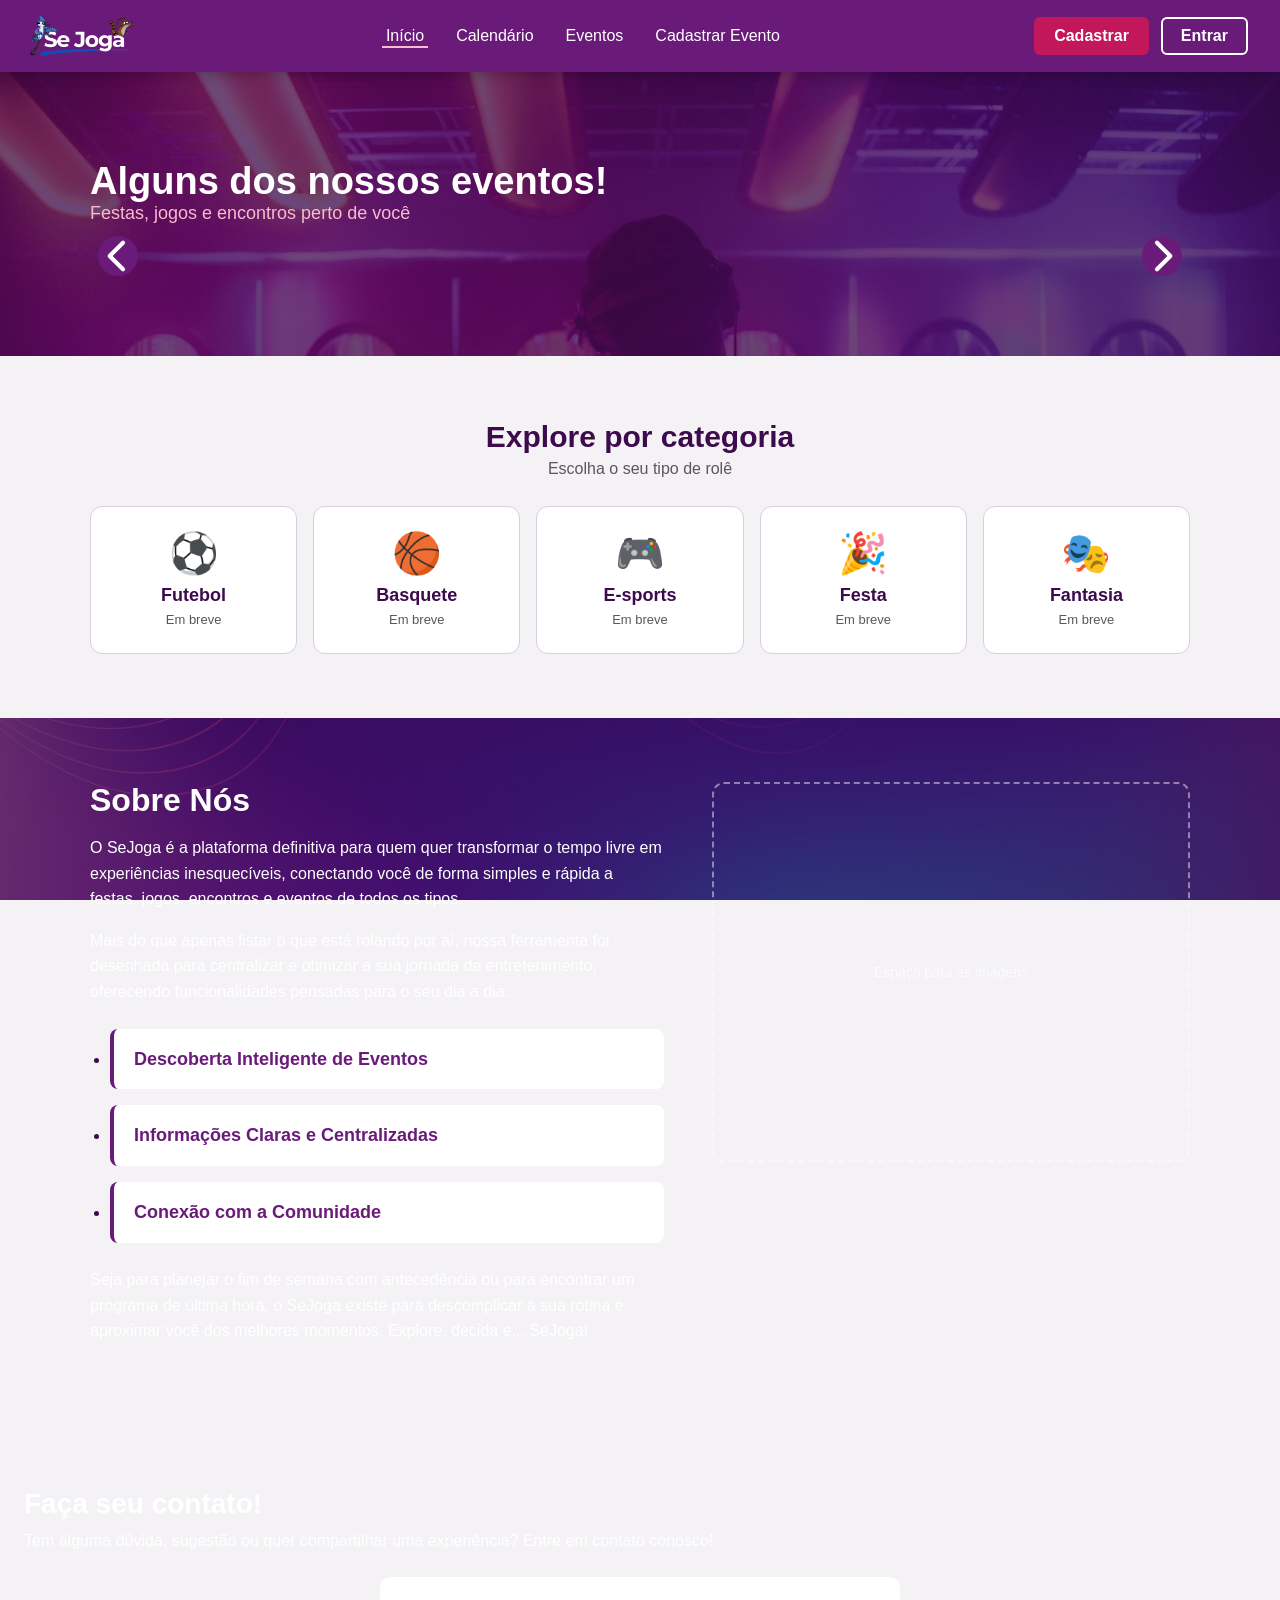
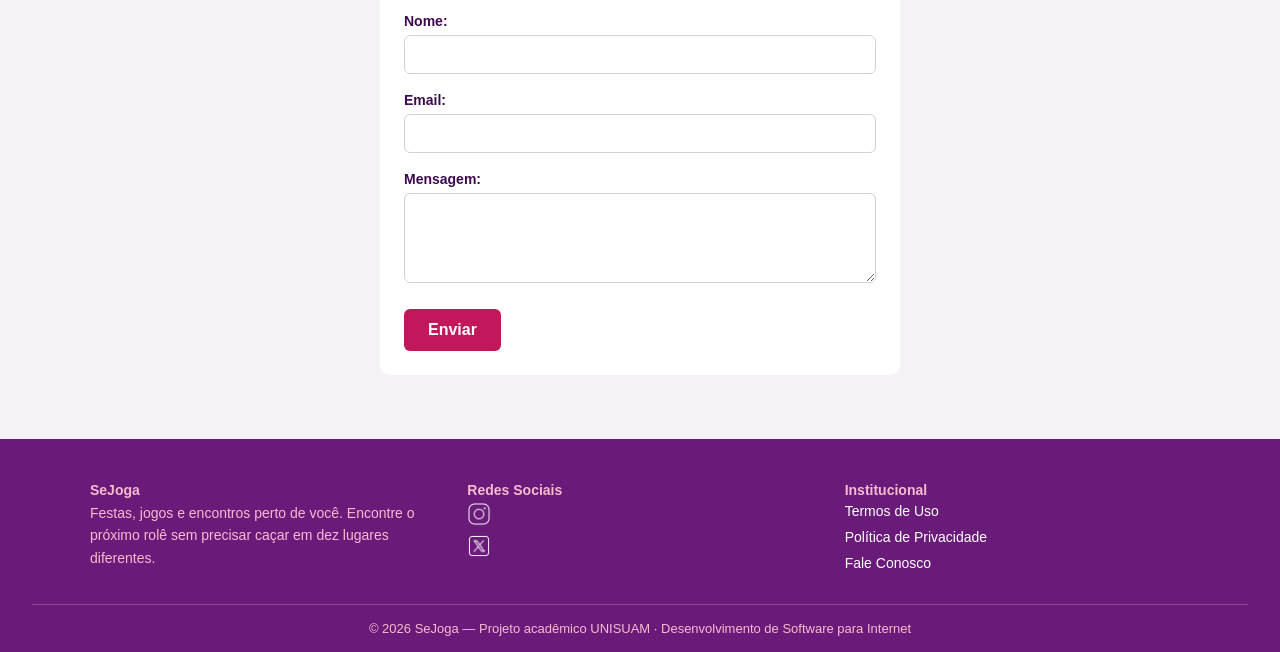
<file: index.html>
<!DOCTYPE html>
<html lang="pt-BR">
<head>
    <meta charset="UTF-8">
    <meta name="viewport" content="width=device-width, initial-scale=1.0">
    <link rel="stylesheet" href="css/style.css">
    <link rel="icon" href="assets/logo/favicon-sj.png" type="image/png">
    <!-- tema.js no <head>: aplica o tema escuro antes da página aparecer -->
    <script src="js/tema.js"></script>
    <title>SeJoga</title>
</head>
<body>

<!-- CABEÇALHO — o mesmo em todas as páginas -->
<header class="cabecalho">

    <a href="index.html" class="logo">
        <img src="assets/logo/logo.png" alt="Logo do SeJoga">
    </a>

    <nav class="menu" aria-label="Principal">
        <ul class="menu">
            <li><a href="index.html" class="ativo" aria-current="page">Início</a></li>
            <li><a href="calendario.html">Calendário</a></li>
            <li><a href="eventos.html" data-precisa-login>Eventos</a></li>
            <li><a href="cadastro-evento.html" data-precisa-login>Cadastrar Evento</a></li>
        </ul>
    </nav>

    <!-- Visitante: estes dois botões. Logado: o cabecalho.js esconde
         os dois e monta o sininho e o menu do usuário no lugar. -->
    <div class="acoes-cabecalho">
        <a href="cadastro.html" class="botao-cadastro" data-sessao="deslogado">Cadastrar</a>
        <a href="login.html" class="botao-entrar" data-sessao="deslogado">Entrar</a>
    </div>

</header>

<main>

    <!-- 1. EVENTOS — agora a primeira coisa que se vê -->
    <section class="secao-eventos">

        <div class="titulo-secao">
            <h1>Alguns dos nossos eventos!</h1>
            <p class="subtitulo">Festas, jogos e encontros perto de você</p>
        </div>

        <div class="carrossel-eventos">
            <button class="seta seta-esquerda" aria-label="Evento anterior">
                <svg viewBox="0 0 24 24" aria-hidden="true">
                    <path d="M15 4 L7 12 L15 20" fill="none" stroke="currentColor" stroke-width="2.5" stroke-linecap="round" stroke-linejoin="round"/>
                </svg>
            </button>

            <!-- Os cards são montados pelo js/home/destaques.js,
                 a partir da lista única do js/eventos.js. -->
            <div class="trilho-eventos"></div>

            <button class="seta seta-direita" aria-label="Próximo evento">
                <svg viewBox="0 0 24 24" aria-hidden="true">
                    <path d="M9 4 L17 12 L9 20" fill="none" stroke="currentColor" stroke-width="2.5" stroke-linecap="round" stroke-linejoin="round"/>
                </svg>
            </button>
        </div>
    </section>


    <!-- 2. CATEGORIAS — cada cartão abre a página Eventos já filtrada.
         data-precisa-login: visitante recebe o convite de login e,
         depois de entrar, cai direto na categoria que escolheu. -->
    <section class="secao-categorias">

        <div class="titulo-secao">
            <h2>Explore por categoria</h2>
            <p class="subtitulo">Escolha o seu tipo de rolê</p>
        </div>

        <ul class="grade-categorias">
            <li>
                <a href="eventos.html?categoria=futebol" class="cartao-categoria" data-precisa-login>
                    <span class="icone-categoria" aria-hidden="true">⚽</span>
                    <strong>Futebol</strong>
                    <span class="qtd-categoria" data-contar-categoria="futebol"></span>
                </a>
            </li>
            <li>
                <a href="eventos.html?categoria=basquete" class="cartao-categoria" data-precisa-login>
                    <span class="icone-categoria" aria-hidden="true">🏀</span>
                    <strong>Basquete</strong>
                    <span class="qtd-categoria" data-contar-categoria="basquete"></span>
                </a>
            </li>
            <li>
                <a href="eventos.html?categoria=e-sport" class="cartao-categoria" data-precisa-login>
                    <span class="icone-categoria" aria-hidden="true">🎮</span>
                    <strong>E-sports</strong>
                    <span class="qtd-categoria" data-contar-categoria="e-sport"></span>
                </a>
            </li>
            <li>
                <a href="eventos.html?categoria=festa" class="cartao-categoria" data-precisa-login>
                    <span class="icone-categoria" aria-hidden="true">🎉</span>
                    <strong>Festa</strong>
                    <span class="qtd-categoria" data-contar-categoria="festa"></span>
                </a>
            </li>
            <li>
                <a href="eventos.html?categoria=fantasia" class="cartao-categoria" data-precisa-login>
                    <span class="icone-categoria" aria-hidden="true">🎭</span>
                    <strong>Fantasia</strong>
                    <span class="qtd-categoria" data-contar-categoria="fantasia"></span>
                </a>
            </li>
        </ul>
    </section>


    <!-- 3. SOBRE NÓS — texto à esquerda, imagens à direita -->
    <section class="secao-sobre">
        <div class="sobre-conteudo">

            <div class="sobre-texto">
                <h2>Sobre Nós</h2>
                <p>O SeJoga é a plataforma definitiva para quem quer transformar o tempo livre em experiências inesquecíveis, conectando você de forma simples e rápida a festas, jogos, encontros e eventos de todos os tipos.</p>
                <p>Mais do que apenas listar o que está rolando por aí, nossa ferramenta foi desenhada para centralizar e otimizar a sua jornada de entretenimento, oferecendo funcionalidades pensadas para o seu dia a dia:</p>
                <ul>
                    <li tabindex="0">
                        <strong>Descoberta Inteligente de Eventos</strong>
                        <span>Navegue por um catálogo completo e atualizado em tempo real. Filtre as opções por categoria (como festas, campeonatos ou encontros), localização e data para encontrar exatamente o que combina com o seu estilo.</span>
                    </li>
                    <li tabindex="0">
                        <strong>Informações Claras e Centralizadas</strong>
                        <span>Diga adeus à maratona de buscas em diferentes redes sociais. Reunimos em um só lugar tudo o que você precisa saber: horários, locais, descrições detalhadas, atrações e links diretos para ingressos ou inscrições.</span>
                    </li>
                    <li tabindex="0">
                        <strong>Conexão com a Comunidade</strong>
                        <span>Encontre eventos que conversam com os seus interesses e descubra o que o seu grupo ou a sua região estão movimentando.</span>
                    </li>
                </ul>
                <p>Seja para planejar o fim de semana com antecedência ou para encontrar um programa de última hora, o SeJoga existe para descomplicar a sua rotina e aproximar você dos melhores momentos. Explore, decida e... SeJoga!</p>
            </div>

            <!-- ESPAÇO DAS IMAGENS. Enquanto estiver vazio, o CSS desenha
                 uma moldura tracejada (seletor :empty). Para usar, coloque
                 as imagens aqui dentro, por exemplo:
                 <img src="assets/sobre/sobre-1.png" alt="Descreva a imagem">
                 A moldura some sozinha. Atenção: para o :empty funcionar,
                 não pode haver NADA entre as tags, nem espaço. -->
            <div class="sobre-midia"></div>

        </div>
    </section>


    <!-- 4. CONTATO -->
    <section class="secao-contato">
        <h2>Faça seu contato!</h2>
        <p>Tem alguma dúvida, sugestão ou quer compartilhar uma experiência? Entre em contato conosco!</p>
        <form id="form-contato" action="#" method="post">
            <label for="nome">Nome:</label>
            <input type="text" id="nome" name="nome" required>

            <label for="email">Email:</label>
            <input type="email" id="email" name="email" required>

            <label for="mensagem">Mensagem:</label>
            <textarea id="mensagem" name="mensagem" rows="4" required></textarea>

            <button type="submit">Enviar</button>
            <p class="aviso-form" id="aviso-form" role="status"></p>
        </form>
    </section>
</main>

<footer class="rodape">
    <div class="rodape-conteudo">
        <div class="rodape-coluna">
            <h3>SeJoga</h3>
            <p>Festas, jogos e encontros perto de você. Encontre o próximo rolê sem precisar caçar em dez lugares diferentes.</p>
        </div>

        <nav class="rodape-coluna">
            <h3>Redes Sociais</h3>
            <ul>
                <li>
                    <a href="https://www.instagram.com/se.jogaaa/">
                        <img src="img/icons/instagram.png" alt="Instagram">
                    </a>
                </li>
                <li>
                    <a href="https://x.com/sejogaaaa">
                        <img src="img/icons/twitter.png" alt="Twitter">
                    </a>
                </li>
            </ul>
        </nav>

        <nav class="rodape-coluna">
            <h3>Institucional</h3>
            <ul>
                <li><a href="#">Termos de Uso</a></li>
                <li><a>Política de Privacidade</a></li>
                <li><a href="#">Fale Conosco</a></li>
            </ul>
        </nav>
    </div>

    <div class="rodape-base">
        <p>© 2026 SeJoga — Projeto acadêmico UNISUAM · Desenvolvimento de Software para Internet</p>
    </div>
</footer>

<!-- Confirmação do formulário de contato. O convite de login
     (#modal-conta) não precisa estar aqui: o auth.js cria sozinho. -->
<div class="modal" id="modal-contato">
    <div class="modal-caixa" role="dialog" aria-modal="true" aria-labelledby="modal-contato-titulo">
        <button type="button" class="modal-fechar" aria-label="Fechar">&times;</button>
        <h2 id="modal-contato-titulo">Mensagem enviada!</h2>
        <p id="modal-contato-texto"></p>

        <div class="modal-acoes">
            <!-- data-fechar-modal: o ui.js fecha o modal ao clicar -->
            <button type="button" class="botao-cadastro" data-fechar-modal>OK</button>
        </div>
    </div>
</div>

<!-- A ordem importa: cada arquivo usa funções dos anteriores.
     O destaques.js monta os cards que o carrossel.js precisa encontrar. -->
<script src="js/storage.js"></script>
<script src="js/ui.js"></script>
<script src="js/auth.js"></script>
<script src="js/eventos.js"></script>
<script src="js/cabecalho.js"></script>
<script src="js/home/destaques.js"></script>
<script src="js/home/carrossel.js"></script>
<script src="js/home/contato.js"></script>
</body>
</html>
</file>
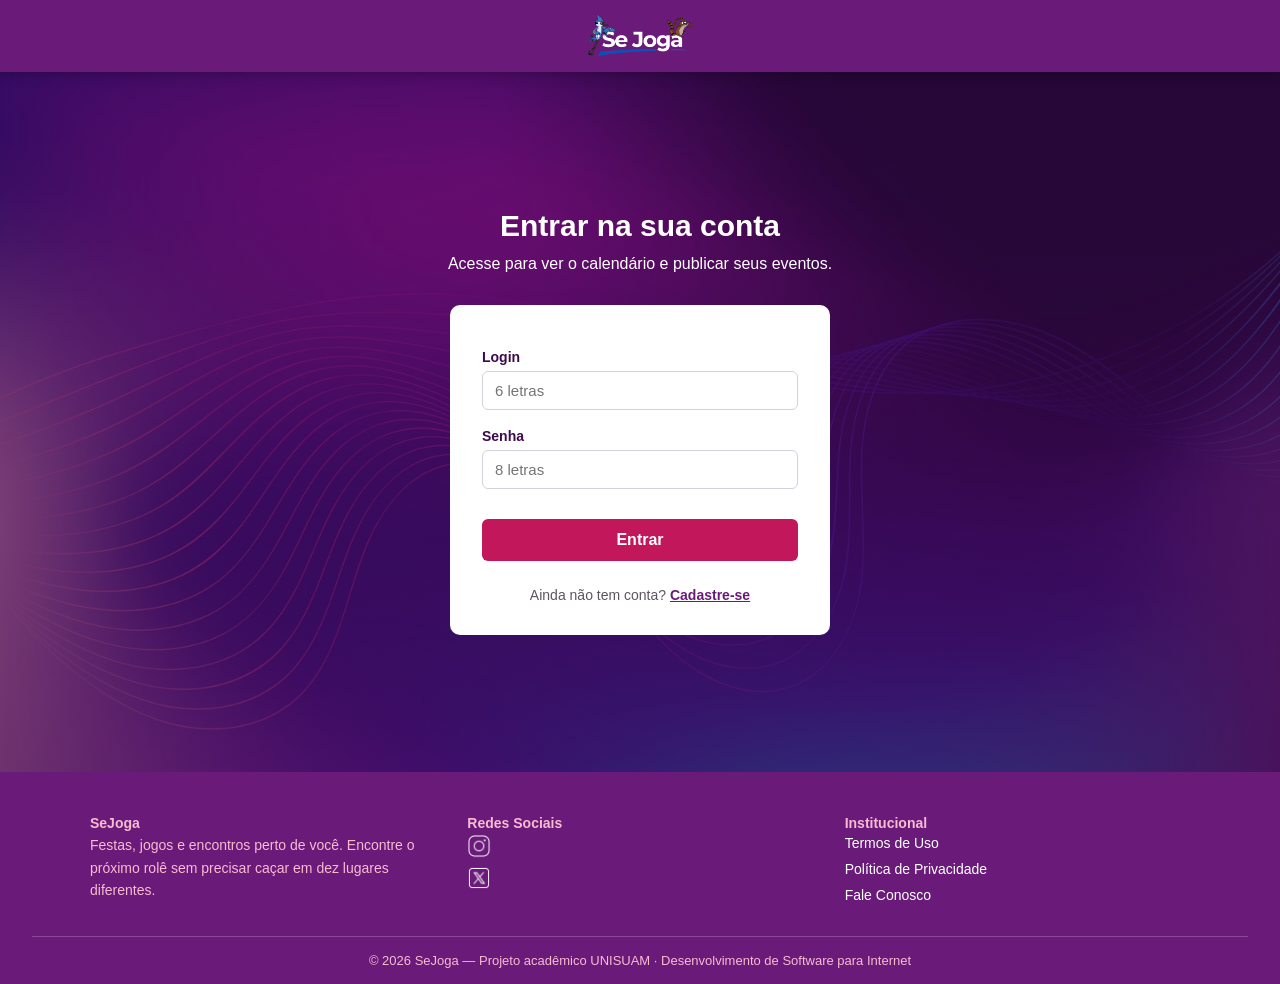
<file: cadastro-evento.html>
<!DOCTYPE html>
<!-- data-pagina="restrita": só entra quem está logado. O auth.js manda
     os visitantes para o login e, depois, de volta para cá. -->
<html lang="pt-BR" data-pagina="restrita">

<head>
    <meta charset="UTF-8">
    <meta name="viewport" content="width=device-width, initial-scale=1.0">
    <title>SeJoga - Cadastrar Evento</title>

    <link rel="stylesheet" href="css/style.css">
    <link rel="stylesheet" href="css/eventos/style.css">
    <link rel="stylesheet" href="css/cadastro/style.css">
    <link rel="stylesheet" href="css/cadastro-evento/style.css">
    <link rel="icon" href="assets/logo/favicon-sj.png" type="image/png">

    <script src="js/tema.js"></script>
</head>

<body>

    <header class="cabecalho">

        <a href="index.html" class="logo">
            <img src="assets/logo/logo.png" alt="Logo do SeJoga">
        </a>

        <nav class="menu" aria-label="Principal">
            <ul class="menu">
                <li><a href="index.html">Início</a></li>
                <li><a href="calendario.html">Calendário</a></li>
                <li><a href="eventos.html" data-precisa-login>Eventos</a></li>
                <li><a href="cadastro-evento.html" class="ativo" aria-current="page" data-precisa-login>Cadastrar Evento</a></li>
            </ul>
        </nav>

        <div class="acoes-cabecalho">
            <a href="cadastro.html" class="botao-cadastro" data-sessao="deslogado">Cadastrar</a>
            <a href="login.html" class="botao-entrar" data-sessao="deslogado">Entrar</a>
        </div>

    </header>


    <main class="conteudo">

        <section class="titulo-pagina">
            <h1>Cadastrar evento</h1>
            <p>Divulgue seu rolê: preencha os dados e ele aparece no calendário e na página de eventos.</p>
        </section>

                <!-- NOVO: o formulário do evento.
             novalidate desliga os balões de erro do navegador: quem vai
             mostrar os erros é o nosso JavaScript, embaixo de cada campo,
             no padrão do site. -->
        <form id="form-evento" class="caixa-cadastro" novalidate>

            <!-- fieldset agrupa campos do mesmo assunto; legend é o título do grupo -->
            <fieldset class="grupo-cadastro">
                <legend>Sobre o evento</legend>

                <label for="nome-evento">Nome do evento</label>
                <input type="text" id="nome-evento" aria-describedby="erro-nome-evento">
                <small class="erro-campo" id="erro-nome-evento"></small>

                <!-- value = o identificador que vai ser salvo (minúsculo, sem acento);
                     o texto entre as tags = o que a pessoa lê na tela -->
                <label for="categoria">Categoria</label>
                <select id="categoria" aria-describedby="erro-categoria">
                    <option value="">Escolha uma categoria</option>
                    <option value="futebol">Futebol</option>
                    <option value="basquete">Basquete</option>
                    <option value="fantasia">Fantasia</option>
                    <option value="e-sport">E-sports</option>
                    <option value="festa">Festa</option>
                </select>
                <small class="erro-campo" id="erro-categoria"></small>

                <label for="descricao">Descrição</label>
                <textarea id="descricao" rows="4" aria-describedby="erro-descricao"></textarea>
                <small class="erro-campo" id="erro-descricao"></small>
            </fieldset>

            
            <!-- NOVO: grupo 2 -->
            <fieldset class="grupo-cadastro">
                <legend>Quando e onde</legend>

                <!-- linha-campos: dois campos lado a lado no computador e um
                     embaixo do outro no celular (regra que já existe no
                     css/cadastro/style.css). Cada campo fica dentro de uma div. -->
                <div class="linha-campos">
                    <div>
                        <label for="data-evento">Data</label>
                        <input type="date" id="data-evento" aria-describedby="erro-data-evento">
                        <small class="erro-campo" id="erro-data-evento"></small>
                    </div>
                    <div>
                        <label for="hora-evento">Horário</label>
                        <input type="time" id="hora-evento" aria-describedby="erro-hora-evento">
                        <small class="erro-campo" id="erro-hora-evento"></small>
                    </div>
                </div>

                <label for="local">Local</label>
                <input type="text" id="local" aria-describedby="erro-local">
                <small class="erro-campo" id="erro-local"></small>

                <!-- As regiões precisam ser EXATAMENTE estes textos: o filtro
                     "Região" da página Eventos agrupa os eventos por eles.
                     Com um select, ninguém digita diferente sem querer. -->
                <label for="regiao">Região</label>
                <select id="regiao" aria-describedby="erro-regiao">
                    <option value="">Escolha uma região</option>
                    <option value="Rio de Janeiro - Centro">Rio de Janeiro - Centro</option>
                    <option value="Rio de Janeiro - Zona Norte">Rio de Janeiro - Zona Norte</option>
                    <option value="Rio de Janeiro - Zona Sul">Rio de Janeiro - Zona Sul</option>
                    <option value="Rio de Janeiro - Zona Oeste">Rio de Janeiro - Zona Oeste</option>
                    <option value="Internacional">Internacional</option>
                </select>
                <small class="erro-campo" id="erro-regiao"></small>
            </fieldset>

            <!-- NOVO: grupo 3 -->
            <fieldset class="grupo-cadastro">
                <legend>Ingressos</legend>

                <div class="linha-campos">
                    <div>
                        <label for="preco">Preço em R$ (0 = gratuito)</label>
                        <!-- min="0": não existe preço negativo.
                             step="0.01": aceita centavos (ex.: 12,50). -->
                        <input type="number" id="preco" min="0" step="0.01" aria-describedby="erro-preco">
                        <small class="erro-campo" id="erro-preco"></small>
                    </div>
                    <div>
                        <label for="capacidade">Vagas</label>
                        <!-- min="1" e step="1": pelo menos 1 vaga e só números
                             inteiros, porque não existe meia vaga. -->
                        <input type="number" id="capacidade" min="1" step="1" aria-describedby="erro-capacidade">
                        <small class="erro-campo" id="erro-capacidade"></small>
                    </div>
                </div>

                <label for="comida-bebida">Comida e bebida <span class="opcional">(opcional)</span></label>
                <input type="text" id="comida-bebida" aria-describedby="erro-comida-bebida">
                <small class="erro-campo" id="erro-comida-bebida"></small>
            </fieldset>

            <!-- aviso geral (ex.: "Corrija os campos marcados") -->
            <p class="aviso-form" id="aviso-evento"></p>

            <button type="submit">Publicar evento</button>
        </form>

    </main>


    <footer class="rodape">
        <div class="rodape-conteudo">
            <div class="rodape-coluna">
                <h3>SeJoga</h3>
                <p>Festas, jogos e encontros perto de você. Encontre o próximo rolê sem precisar caçar em dez lugares diferentes.</p>
            </div>

            <nav class="rodape-coluna">
                <h3>Redes Sociais</h3>
                <ul>
                    <li>
                        <a href="https://www.instagram.com/se.jogaaa/">
                            <img src="img/icons/instagram.png" alt="Instagram">
                        </a>
                    </li>
                    <li>
                        <a href="https://x.com/sejogaaaa">
                            <img src="img/icons/twitter.png" alt="Twitter">
                        </a>
                    </li>
                </ul>
            </nav>

            <nav class="rodape-coluna">
                <h3>Institucional</h3>
                <ul>
                    <li><a href="#">Termos de Uso</a></li>
                    <li><a>Política de Privacidade</a></li>
                    <li><a href="#">Fale Conosco</a></li>
                </ul>
            </nav>
        </div>

        <div class="rodape-base">
            <p>© 2026 SeJoga — Projeto acadêmico UNISUAM · Desenvolvimento de Software para Internet</p>
        </div>
    </footer>


    <script src="js/storage.js"></script>
    <script src="js/ui.js"></script>
    <script src="js/validacoes.js"></script>     <!-- NOVO -->
    <script src="js/auth.js"></script>
    <script src="js/eventos.js"></script>
    <script src="js/cabecalho.js"></script>
    <script src="js/campos-conta.js"></script>   <!-- NOVO -->
    <script src="js/cadastro-evento.js"></script> <!-- NOVO: o seu, sempre por último -->
</body>

</html>
</file>
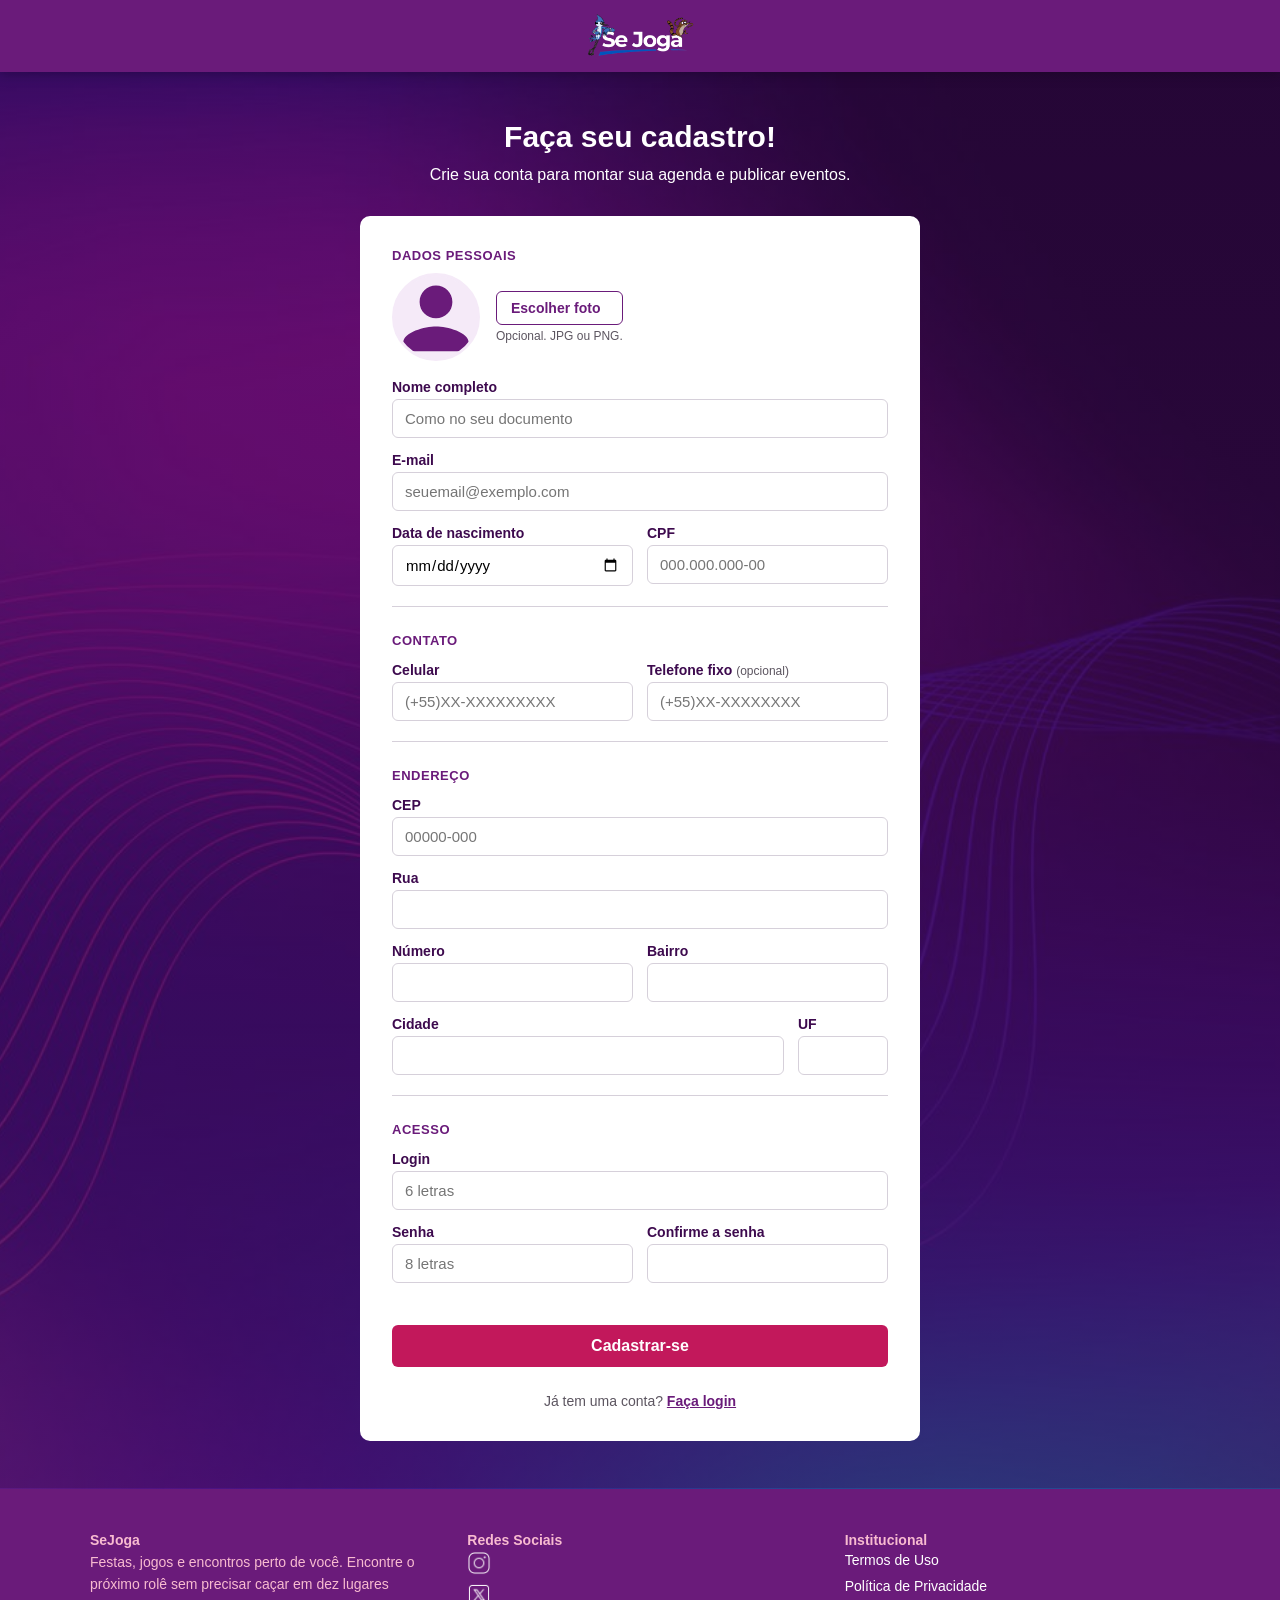
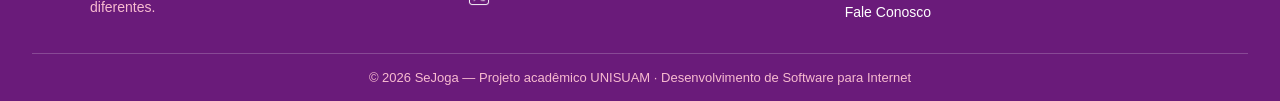
<file: cadastro.html>
<!DOCTYPE html>
<!-- data-pagina="visitante": quem já está logado é mandado para a home -->
<html lang="pt-BR" data-pagina="visitante">

<head>
    <meta charset="UTF-8">
    <meta name="viewport" content="width=device-width, initial-scale=1.0">
    <link rel="stylesheet" href="css/style.css">
    <link rel="stylesheet" href="css/cadastro/style.css">
    <link rel="icon" href="assets/logo/favicon-sj.png" type="image/png">
    <!-- tema.js fica no <head> de propósito: aplica o tema escuro
         ANTES da página aparecer, para ela não piscar em branco. -->
    <script src="js/tema.js"></script>
    <title>SeJoga - Cadastro</title>
</head>

<body>
    <header class="cabecalho">
        <a href="index.html" class="logo">
            <img src="assets/logo/logo.png" alt="Logo do SeJoga">
        </a>
    </header>

    <main>
        <section class="secao-cadastro">

            <h1>Faça seu cadastro!</h1>
            <p class="cadastro-subtitulo">Crie sua conta para montar sua agenda e publicar eventos.</p>

            <!-- novalidate: desliga os balões do navegador. As mensagens
                 são nossas, embaixo de cada campo, iguais em todo navegador. -->
            <form id="form-cadastro" class="caixa-cadastro" novalidate>

                <!-- fieldset + legend agrupam campos relacionados; o leitor
                     de tela anuncia "Dados pessoais, grupo" ao entrar. -->
                <fieldset class="grupo-cadastro">
                    <legend>Dados pessoais</legend>

                    <div class="campo-foto">
                        <span class="usuario-avatar avatar-grande" id="previa-foto"></span>
                        <div>
                            <label for="foto" class="botao-foto">Escolher foto</label>
                            <input type="file" id="foto" name="foto" accept="image/*" class="visualmente-oculto">
                            <small class="dica-campo">Opcional. JPG ou PNG.</small>
                        </div>
                    </div>

                    <label for="nome">Nome completo</label>
                    <input type="text" id="nome" name="nome" autocomplete="name"
                           placeholder="Como no seu documento" aria-describedby="erro-nome">
                    <small class="erro-campo" id="erro-nome"></small>

                    <label for="email">E-mail</label>
                    <input type="email" id="email" name="email" autocomplete="email"
                           placeholder="seuemail@exemplo.com" aria-describedby="erro-email">
                    <small class="erro-campo" id="erro-email"></small>

                    <div class="linha-campos">
                        <div>
                            <label for="data-nascimento">Data de nascimento</label>
                            <input type="date" id="data-nascimento" name="data-nascimento"
                                   autocomplete="bday" aria-describedby="erro-data-nascimento">
                            <small class="erro-campo" id="erro-data-nascimento"></small>
                        </div>
                        <div>
                            <label for="cpf">CPF</label>
                            <input type="text" id="cpf" name="cpf" inputmode="numeric"
                                   placeholder="000.000.000-00" aria-describedby="erro-cpf">
                            <small class="erro-campo" id="erro-cpf"></small>
                        </div>
                    </div>
                </fieldset>

                <fieldset class="grupo-cadastro">
                    <legend>Contato</legend>

                    <div class="linha-campos">
                        <div>
                            <label for="telefone-celular">Celular</label>
                            <input type="tel" id="telefone-celular" name="telefone-celular"
                                   inputmode="numeric" placeholder="(+55)XX-XXXXXXXXX" aria-describedby="erro-telefone-celular">
                            <small class="erro-campo" id="erro-telefone-celular"></small>
                        </div>
                        <div>
                            <label for="telefone-fixo">Telefone fixo <span class="opcional">(opcional)</span></label>
                            <input type="tel" id="telefone-fixo" name="telefone-fixo"
                                   inputmode="numeric" placeholder="(+55)XX-XXXXXXXX" aria-describedby="erro-telefone-fixo">
                            <small class="erro-campo" id="erro-telefone-fixo"></small>
                        </div>
                    </div>
                </fieldset>

                <fieldset class="grupo-cadastro">
                    <legend>Endereço</legend>

                    <label for="cep">CEP</label>
                    <input type="text" id="cep" name="cep" inputmode="numeric" autocomplete="postal-code"
                           placeholder="00000-000" aria-describedby="erro-cep">
                    <small class="erro-campo" id="erro-cep"></small>

                    <label for="rua">Rua</label>
                    <input type="text" id="rua" name="rua" autocomplete="address-line1" aria-describedby="erro-rua">
                    <small class="erro-campo" id="erro-rua"></small>

                    <div class="linha-campos">
                        <div>
                            <label for="numero">Número</label>
                            <input type="text" id="numero" name="numero" aria-describedby="erro-numero">
                            <small class="erro-campo" id="erro-numero"></small>
                        </div>
                        <div>
                            <label for="bairro">Bairro</label>
                            <input type="text" id="bairro" name="bairro" aria-describedby="erro-bairro">
                            <small class="erro-campo" id="erro-bairro"></small>
                        </div>
                    </div>

                    <div class="linha-campos linha-cidade">
                        <div>
                            <label for="cidade">Cidade</label>
                            <input type="text" id="cidade" name="cidade" autocomplete="address-level2" aria-describedby="erro-cidade">
                            <small class="erro-campo" id="erro-cidade"></small>
                        </div>
                        <div>
                            <label for="uf">UF</label>
                            <input type="text" id="uf" name="uf" maxlength="2" autocomplete="address-level1" aria-describedby="erro-uf">
                            <small class="erro-campo" id="erro-uf"></small>
                        </div>
                    </div>
                </fieldset>

                <fieldset class="grupo-cadastro">
                    <legend>Acesso</legend>

                    <label for="login">Login</label>
                    <input type="text" id="login" name="login" maxlength="6" autocomplete="username"
                           placeholder="6 letras" aria-describedby="erro-login">
                    <small class="erro-campo" id="erro-login"></small>

                    <div class="linha-campos">
                        <div>
                            <label for="senha">Senha</label>
                            <input type="password" id="senha" name="senha" maxlength="8" autocomplete="new-password"
                                   placeholder="8 letras" aria-describedby="erro-senha">
                            <small class="erro-campo" id="erro-senha"></small>
                        </div>
                        <div>
                            <label for="confirmacao">Confirme a senha</label>
                            <input type="password" id="confirmacao" name="confirmacao" maxlength="8"
                                   autocomplete="new-password" aria-describedby="erro-confirmacao">
                            <small class="erro-campo" id="erro-confirmacao"></small>
                        </div>
                    </div>
                </fieldset>

                <button type="submit">Cadastrar-se</button>
                <p class="aviso-form" id="aviso-cadastro" role="status"></p>

                <p class="login-rodape">
                    Já tem uma conta?
                    <a href="login.html">Faça login</a>
                </p>

            </form>
        </section>
    </main>

    <footer class="rodape">
        <div class="rodape-conteudo">
            <div class="rodape-coluna">
                <h3>SeJoga</h3>
                <p>Festas, jogos e encontros perto de você. Encontre o próximo rolê sem precisar caçar em dez lugares diferentes.</p>
            </div>

            <nav class="rodape-coluna">
                <h3>Redes Sociais</h3>
                <ul>
                    <li>
                        <a href="https://www.instagram.com/se.jogaaa/">
                            <img src="img/icons/instagram.png" alt="Instagram">
                        </a>
                    </li>
                    <li>
                        <a href="https://x.com/sejogaaaa">
                            <img src="img/icons/twitter.png" alt="Twitter">
                        </a>
                    </li>
                </ul>
            </nav>

            <nav class="rodape-coluna">
                <h3>Institucional</h3>
                <ul>
                    <li><a href="#">Termos de Uso</a></li>
                    <li><a>Política de Privacidade</a></li>
                    <li><a href="#">Fale Conosco</a></li>
                </ul>
            </nav>
        </div>

        <div class="rodape-base">
            <p>© 2026 SeJoga — Projeto acadêmico UNISUAM · Desenvolvimento de Software para Internet</p>
        </div>
    </footer>

    <!-- storage → ui → validacoes → auth → campos-conta → cadastro:
         cada um usa funções dos anteriores -->
    <script src="js/storage.js"></script>
    <script src="js/ui.js"></script>
    <script src="js/validacoes.js"></script>
    <script src="js/auth.js"></script>
    <script src="js/campos-conta.js"></script>
    <script src="js/cadastro.js"></script>
</body>

</html>
</file>
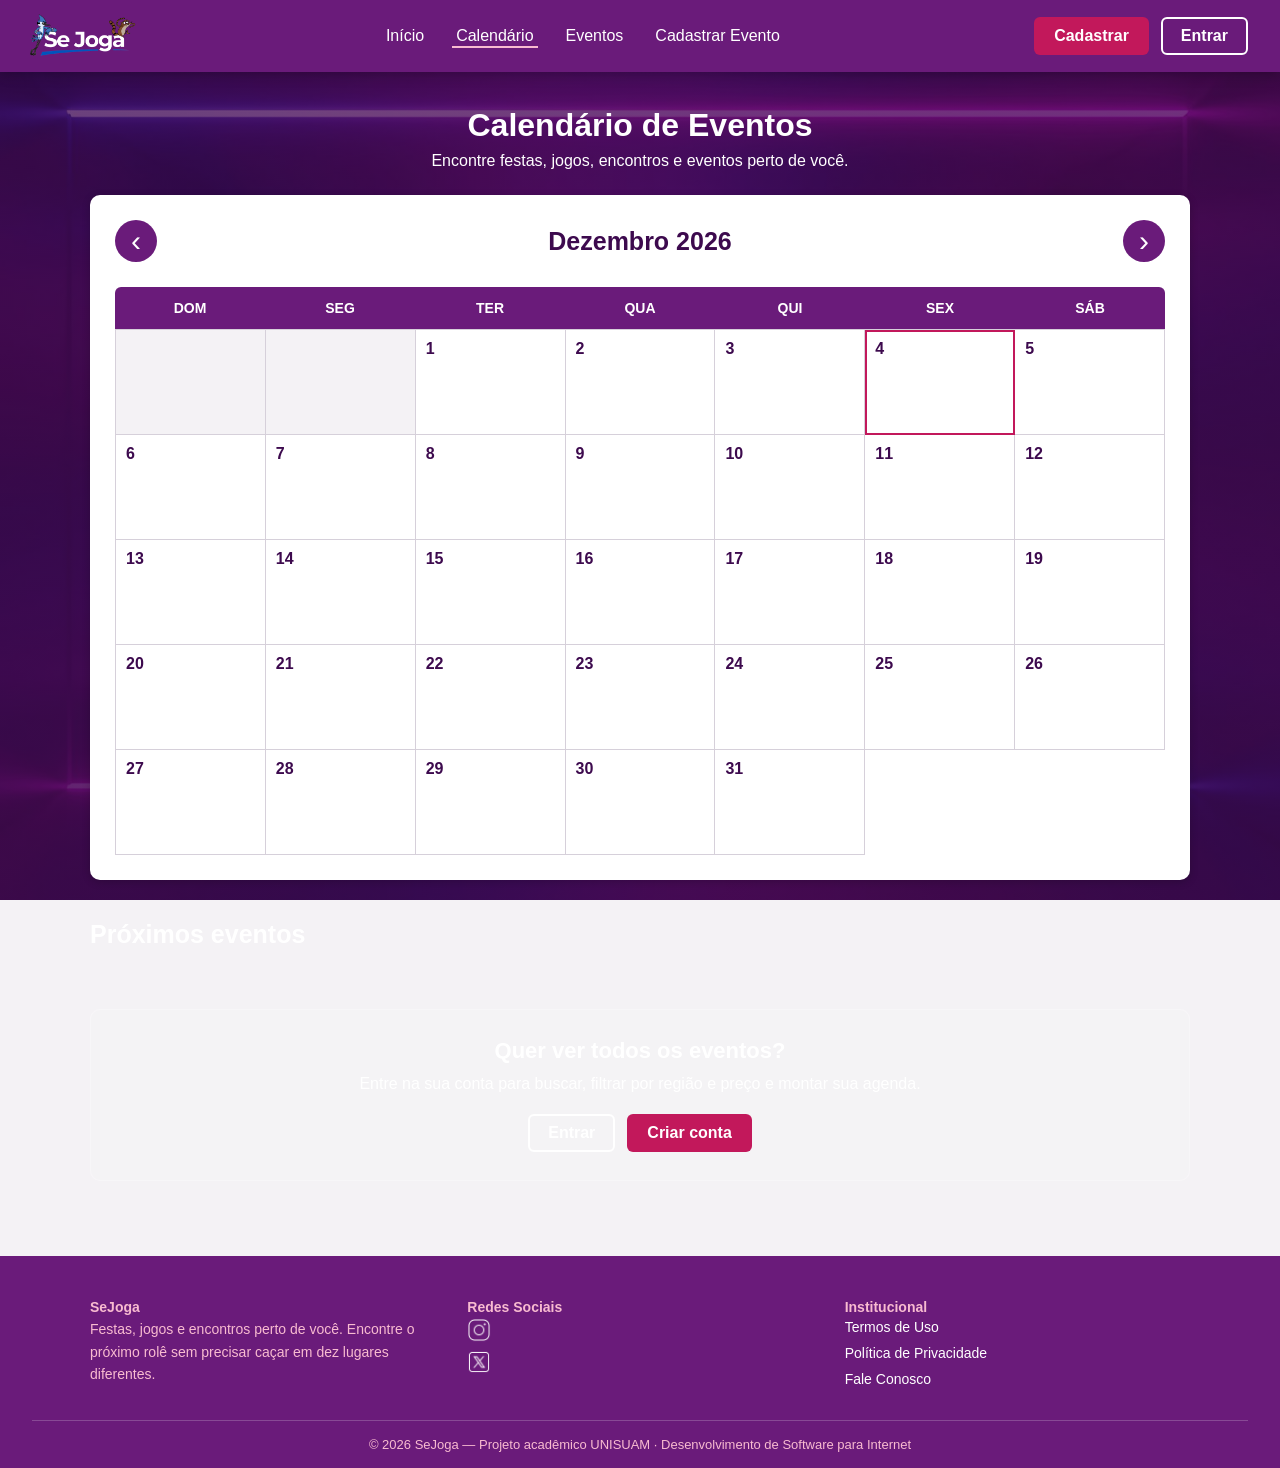
<file: calendario.html>
<!DOCTYPE html>
<html lang="pt-BR">

<head>
    <meta charset="UTF-8">
    <meta name="viewport" content="width=device-width, initial-scale=1.0">
    <title>SeJoga - Calendário de Eventos</title>

    <!-- Do mais geral para o mais específico: o compartilhado primeiro
         (cabeçalho, rodapé, botões), depois o dos cards e da busca
         (também usado pela página Eventos), por último o do calendário.
         Em empate de especificidade, vence o arquivo lido por último. -->
    <link rel="stylesheet" href="css/style.css">
    <link rel="stylesheet" href="css/eventos/style.css">
    <link rel="stylesheet" href="css/calendario/style.css">
    <link rel="icon" href="assets/logo/favicon-sj.png" type="image/png">

    <!-- tema.js no <head>: aplica o tema escuro antes da página aparecer -->
    <script src="js/tema.js"></script>
</head>

<body>

    <!-- CABEÇALHO -->
    <header class="cabecalho">

        <a href="index.html" class="logo">
            <img src="assets/logo/logo.png" alt="Logo do SeJoga">
        </a>

        <nav class="menu" aria-label="Principal">
            <ul class="menu">
                <li><a href="index.html">Início</a></li>
                <li><a href="calendario.html" class="ativo" aria-current="page">Calendário</a></li>
                <li><a href="eventos.html" data-precisa-login>Eventos</a></li>
                <li><a href="cadastro-evento.html" data-precisa-login>Cadastrar Evento</a></li>
            </ul>
        </nav>

        <!-- Visitante: estes dois botões. Logado: o cabecalho.js esconde
             os dois e monta o sininho e o menu do usuário no lugar. -->
        <div class="acoes-cabecalho">
            <a href="cadastro.html" class="botao-cadastro" data-sessao="deslogado">Cadastrar</a>
            <a href="login.html" class="botao-entrar" data-sessao="deslogado">Entrar</a>
        </div>

    </header>


    <!-- CONTEÚDO PRINCIPAL -->
    <main class="conteudo">

        <section class="titulo-pagina">
            <h1>Calendário de Eventos</h1>
            <p>Encontre festas, jogos, encontros e eventos perto de você.</p>
        </section>


        <!-- CALENDÁRIO -->
        <section class="calendario-container" aria-labelledby="mes-ano">

            <div class="calendario-topo">
                <!-- .seta-mes, e não .seta: a classe .seta já existe no
                     CSS compartilhado, para as setas do carrossel da home. -->
                <button type="button" class="seta-mes" id="mes-anterior" aria-label="Mês anterior">‹</button>
                <h2 id="mes-ano" aria-live="polite">Carregando…</h2>
                <button type="button" class="seta-mes" id="mes-seguinte" aria-label="Próximo mês">›</button>
            </div>

            <div class="dias-semana" aria-hidden="true">
                <div>DOM</div>
                <div>SEG</div>
                <div>TER</div>
                <div>QUA</div>
                <div>QUI</div>
                <div>SEX</div>
                <div>SÁB</div>
            </div>

            <!-- Os dias são desenhados pelo js/calendario.js. -->
            <div class="dias" id="grade-dias"></div>

        </section>


        <!-- PRÓXIMOS EVENTOS — os 6 mais próximos em que ainda dá para entrar -->
        <section class="eventos">
            <h2>Próximos eventos</h2>

            <!-- Os cards vêm da lista única do js/eventos.js. -->
            <div class="cards-eventos" id="cards-eventos"></div>
        </section>


        <!-- VISITANTE: convite no lugar da busca completa -->
        <section class="cta-visitante" data-sessao="deslogado">
            <h2>Quer ver todos os eventos?</h2>
            <p>Entre na sua conta para buscar, filtrar por região e preço e montar sua agenda.</p>
            <div class="cta-acoes">
                <a href="login.html?voltar=calendario.html" class="botao-entrar">Entrar</a>
                <a href="cadastro.html" class="botao-cadastro">Criar conta</a>
            </div>
        </section>


        <!-- LOGADO: busca e filtros. O js/busca-eventos.js monta tudo aqui
             dentro. hidden: começa escondida; o cabecalho.js mostra para
             quem está logado. -->
        <section class="secao-busca" id="busca-calendario" data-busca-eventos
                 data-titulo="Todos os eventos" data-sessao="logado" hidden></section>

    </main>


    <!-- RODAPÉ -->
    <footer class="rodape">
        <div class="rodape-conteudo">
            <div class="rodape-coluna">
                <h3>SeJoga</h3>
                <p>Festas, jogos e encontros perto de você. Encontre o próximo rolê sem precisar caçar em dez lugares diferentes.</p>
            </div>

            <nav class="rodape-coluna">
                <h3>Redes Sociais</h3>
                <ul>
                    <li>
                        <a href="https://www.instagram.com/se.jogaaa/">
                            <img src="img/icons/instagram.png" alt="Instagram">
                        </a>
                    </li>
                    <li>
                        <a href="https://x.com/sejogaaaa">
                            <img src="img/icons/twitter.png" alt="Twitter">
                        </a>
                    </li>
                </ul>
            </nav>

            <nav class="rodape-coluna">
                <h3>Institucional</h3>
                <ul>
                    <li><a href="#">Termos de Uso</a></li>
                    <li><a>Política de Privacidade</a></li>
                    <li><a href="#">Fale Conosco</a></li>
                </ul>
            </nav>
        </div>

        <div class="rodape-base">
            <p>© 2026 SeJoga — Projeto acadêmico UNISUAM · Desenvolvimento de Software para Internet</p>
        </div>
    </footer>


    <!-- A ordem importa: cada arquivo usa funções dos anteriores.
         storage → ui → auth → eventos → cabecalho → cards → página -->
    <script src="js/storage.js"></script>
    <script src="js/ui.js"></script>
    <script src="js/auth.js"></script>
    <script src="js/eventos.js"></script>
    <script src="js/cabecalho.js"></script>
    <script src="js/cards-evento.js"></script>
    <script src="js/calendario.js"></script>
    <script src="js/busca-eventos.js"></script>
</body>

</html>
</file>
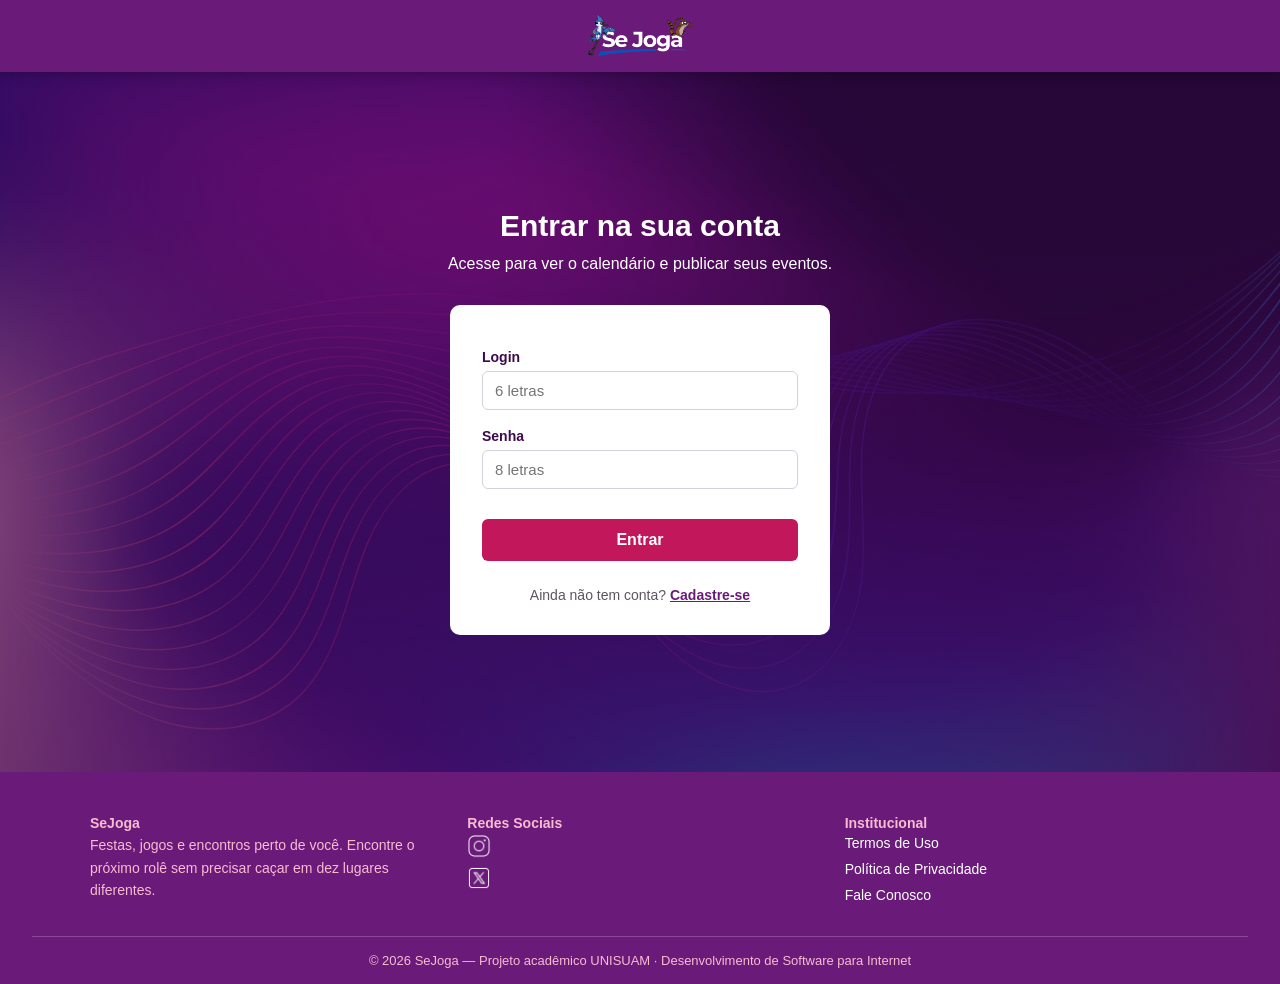
<file: eventos.html>
<!DOCTYPE html>
<!-- data-pagina="restrita": só entra quem está logado. O auth.js manda
     os visitantes para o login e, depois, de volta para cá. -->
<html lang="pt-BR" data-pagina="restrita">

<head>
    <meta charset="UTF-8">
    <meta name="viewport" content="width=device-width, initial-scale=1.0">
    <title>SeJoga - Eventos</title>

    <link rel="stylesheet" href="css/style.css">
    <link rel="stylesheet" href="css/eventos/style.css">
    <link rel="icon" href="assets/logo/favicon-sj.png" type="image/png">

    <script src="js/tema.js"></script>
</head>

<body>

    <header class="cabecalho">

        <a href="index.html" class="logo">
            <img src="assets/logo/logo.png" alt="Logo do SeJoga">
        </a>

        <nav class="menu" aria-label="Principal">
            <ul class="menu">
                <li><a href="index.html">Início</a></li>
                <li><a href="calendario.html">Calendário</a></li>
                <li><a href="eventos.html" class="ativo" aria-current="page" data-precisa-login>Eventos</a></li>
                <li><a href="cadastro-evento.html" data-precisa-login>Cadastrar Evento</a></li>
            </ul>
        </nav>

        <div class="acoes-cabecalho">
            <a href="cadastro.html" class="botao-cadastro" data-sessao="deslogado">Cadastrar</a>
            <a href="login.html" class="botao-entrar" data-sessao="deslogado">Entrar</a>
        </div>

    </header>


    <main class="conteudo">

        <section class="titulo-pagina">
            <h1>Eventos</h1>
            <p>Todos os rolês do SeJoga num lugar só. Busque, filtre e monte sua agenda.</p>
        </section>

        <!-- A busca e os filtros são montados pelo js/busca-eventos.js —
             o mesmo arquivo da seção "Todos os eventos" do calendário.
             data-titulo escolhe o subtítulo que aparece dentro da caixa. -->
        <section class="secao-busca" id="busca-eventos" data-busca-eventos data-titulo="Encontre seu próximo rolê"></section>

    </main>


    <footer class="rodape">
        <div class="rodape-conteudo">
            <div class="rodape-coluna">
                <h3>SeJoga</h3>
                <p>Festas, jogos e encontros perto de você. Encontre o próximo rolê sem precisar caçar em dez lugares diferentes.</p>
            </div>

            <nav class="rodape-coluna">
                <h3>Redes Sociais</h3>
                <ul>
                    <li>
                        <a href="https://www.instagram.com/se.jogaaa/">
                            <img src="img/icons/instagram.png" alt="Instagram">
                        </a>
                    </li>
                    <li>
                        <a href="https://x.com/sejogaaaa">
                            <img src="img/icons/twitter.png" alt="Twitter">
                        </a>
                    </li>
                </ul>
            </nav>

            <nav class="rodape-coluna">
                <h3>Institucional</h3>
                <ul>
                    <li><a href="#">Termos de Uso</a></li>
                    <li><a>Política de Privacidade</a></li>
                    <li><a href="#">Fale Conosco</a></li>
                </ul>
            </nav>
        </div>

        <div class="rodape-base">
            <p>© 2026 SeJoga — Projeto acadêmico UNISUAM · Desenvolvimento de Software para Internet</p>
        </div>
    </footer>


    <script src="js/storage.js"></script>
    <script src="js/ui.js"></script>
    <script src="js/auth.js"></script>
    <script src="js/eventos.js"></script>
    <script src="js/cabecalho.js"></script>
    <script src="js/cards-evento.js"></script>
    <script src="js/busca-eventos.js"></script>
</body>

</html>
</file>
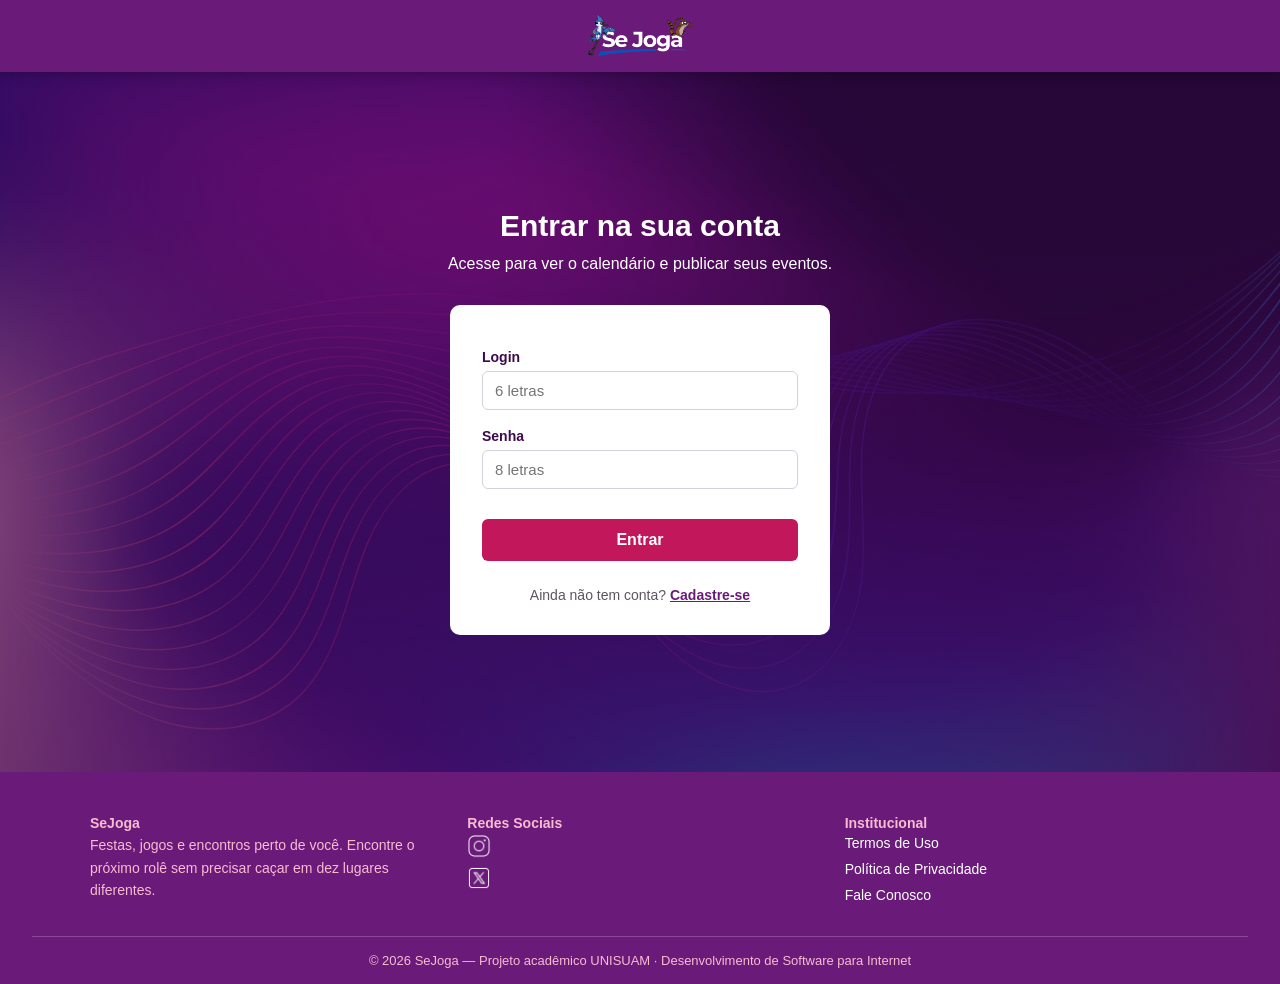
<file: login.html>
<!DOCTYPE html>
<!-- data-pagina="visitante": quem já está logado é mandado para a home -->
<html lang="pt-BR" data-pagina="visitante">
<head>
    <meta charset="UTF-8">
    <meta name="viewport" content="width=device-width, initial-scale=1.0">
    <link rel="stylesheet" href="css/style.css">
    <link rel="stylesheet" href="css/login/style.css">
    <link rel="icon" href="assets/logo/favicon-sj.png" type="image/png">
    <!-- tema.js no <head>: aplica o tema escuro antes da página aparecer -->
    <script src="js/tema.js"></script>
    <title>SeJoga - Login</title>
</head>
<body>
  <header class="cabecalho">

        <a href="index.html" class="logo">
            <img src="assets/logo/logo.png" alt="Logo do SeJoga">
        </a>

    </header>
    <main>
        <section class="secao-login">

            <h1>Entrar na sua conta</h1>
            <p class="login-subtitulo">Acesse para ver o calendário e publicar seus eventos.</p>

            <form id="form-login" class="caixa-login" novalidate>
                <label for="login">Login</label>
                <input type="text" id="login" name="login" maxlength="6"
                autocomplete="username" placeholder="6 letras" aria-describedby="aviso-login">

                <label for="senha">Senha</label>
                <input type="password" id="senha" name="senha" maxlength="8"
                autocomplete="current-password" placeholder="8 letras" aria-describedby="aviso-login">

                <button type="submit">Entrar</button>
                <p class="aviso-form" id="aviso-login" role="status"></p>
                <p class="login-rodape">
                    Ainda não tem conta? <a href="cadastro.html">Cadastre-se</a>
                </p>

            </form>
        </section>
    </main>
<footer class="rodape">
    <div class="rodape-conteudo">
        <div class="rodape-coluna">
            <h3>SeJoga</h3>
            <p>Festas, jogos e encontros perto de você. Encontre o próximo rolê sem precisar caçar em dez lugares diferentes.</p>
        </div>

        <nav class="rodape-coluna">
            <h3>Redes Sociais</h3>
            <ul>
                <li>
                    <a href="https://www.instagram.com/se.jogaaa/">
                    <img src="img/icons/instagram.png" alt="Instagram">
                    </a>
                </li>

                <li><a href="https://x.com/sejogaaaa">
                    <img src="img/icons/twitter.png" alt="Twitter">
                    </a>
                </li>
            </ul>
        </nav>

        <nav class="rodape-coluna">
            <h3>Institucional</h3>
            <ul>
                <li><a href="#">Termos de Uso</a></li>
                <li><a >Política de Privacidade</a></li>
                <li><a href="#">Fale Conosco</a></li>
            </ul>
        </nav>
    </div>

    <div class="rodape-base">
        <p>© 2026 SeJoga — Projeto acadêmico UNISUAM · Desenvolvimento de Software para Internet</p>
    </div>
</footer>

<!-- storage → ui → validacoes → auth → login: cada um usa o anterior -->
<script src="js/storage.js"></script>
<script src="js/ui.js"></script>
<script src="js/validacoes.js"></script>
<script src="js/auth.js"></script>
<script src="js/login.js"></script>
</body>
</file>
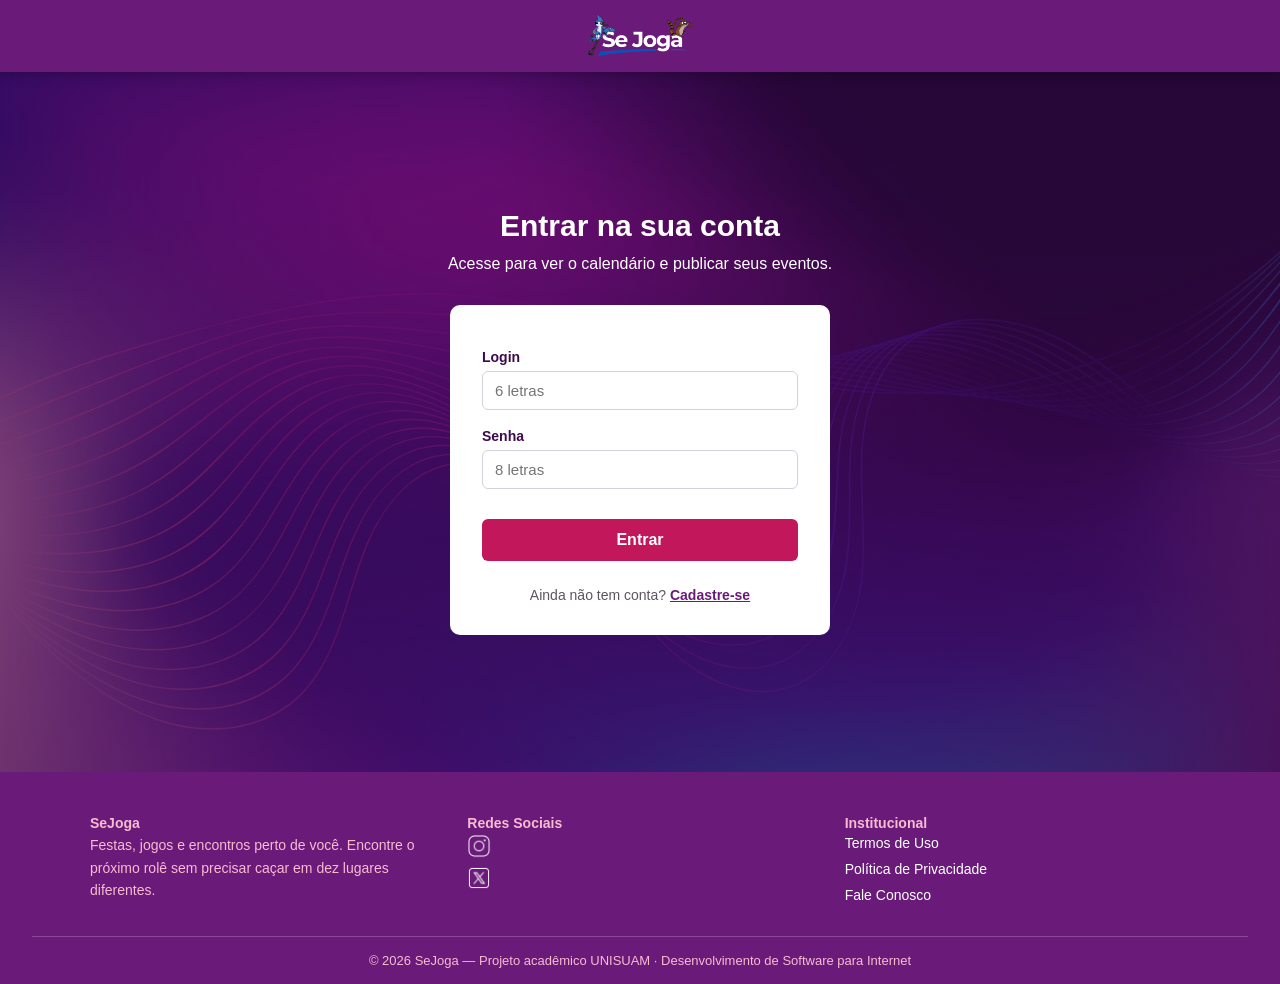
<file: perfil.html>
<!DOCTYPE html>
<!-- data-pagina="restrita": só entra quem está logado -->
<html lang="pt-BR" data-pagina="restrita">

<head>
    <meta charset="UTF-8">
    <meta name="viewport" content="width=device-width, initial-scale=1.0">
    <title>SeJoga - Meu perfil</title>

    <link rel="stylesheet" href="css/style.css">
    <link rel="stylesheet" href="css/eventos/style.css">
    <link rel="stylesheet" href="css/cadastro/style.css">
    <link rel="stylesheet" href="css/perfil/style.css">
    <link rel="icon" href="assets/logo/favicon-sj.png" type="image/png">

    <script src="js/tema.js"></script>
</head>

<body>

    <header class="cabecalho">

        <a href="index.html" class="logo">
            <img src="assets/logo/logo.png" alt="Logo do SeJoga">
        </a>

        <nav class="menu" aria-label="Principal">
            <ul class="menu">
                <li><a href="index.html">Início</a></li>
                <li><a href="calendario.html">Calendário</a></li>
                <li><a href="eventos.html" data-precisa-login>Eventos</a></li>
                <li><a href="cadastro-evento.html" data-precisa-login>Cadastrar Evento</a></li>
            </ul>
        </nav>

        <div class="acoes-cabecalho">
            <a href="cadastro.html" class="botao-cadastro" data-sessao="deslogado">Cadastrar</a>
            <a href="login.html" class="botao-entrar" data-sessao="deslogado">Entrar</a>
        </div>

    </header>


    <main class="conteudo">

        <section class="titulo-pagina">
            <h1>Meu perfil</h1>
            <p>Seus dados, sua senha e os eventos da sua agenda.</p>
        </section>


        <div class="perfil-layout">

            <!-- ===== MEUS DADOS ===== -->
            <section class="caixa-perfil" aria-labelledby="titulo-dados">

                <div class="perfil-cartao">
                    <span class="usuario-avatar avatar-grande" id="previa-foto"></span>
                    <div class="perfil-identidade">
                        <strong id="perfil-nome"></strong>
                        <span id="perfil-login"></span>
                        <div class="perfil-foto-acoes">
                            <label for="foto" class="botao-foto">Trocar foto</label>
                            <input type="file" id="foto" accept="image/*" class="visualmente-oculto">
                            <button type="button" class="botao-texto" id="remover-foto">Remover</button>
                        </div>
                    </div>
                </div>

                <h2 id="titulo-dados">Meus dados</h2>

                <form id="form-perfil" class="caixa-cadastro formulario-perfil" novalidate>

                    <fieldset class="grupo-cadastro">
                        <legend>Dados pessoais</legend>

                        <label for="nome">Nome completo</label>
                        <input type="text" id="nome" autocomplete="name" aria-describedby="erro-nome">
                        <small class="erro-campo" id="erro-nome"></small>

                        <label for="email">E-mail</label>
                        <input type="email" id="email" autocomplete="email" aria-describedby="erro-email">
                        <small class="erro-campo" id="erro-email"></small>

                        <div class="linha-campos">
                            <div>
                                <label for="data-nascimento">Data de nascimento</label>
                                <input type="date" id="data-nascimento" autocomplete="bday" aria-describedby="erro-data-nascimento">
                                <small class="erro-campo" id="erro-data-nascimento"></small>
                            </div>
                            <div>
                                <!-- O CPF identifica a pessoa: não se troca pelo perfil. -->
                                <label for="cpf-exibicao">CPF</label>
                                <input type="text" id="cpf-exibicao" readonly aria-describedby="dica-cpf">
                                <small class="dica-campo" id="dica-cpf">Não pode ser alterado.</small>
                            </div>
                        </div>
                    </fieldset>

                    <fieldset class="grupo-cadastro">
                        <legend>Contato</legend>

                        <div class="linha-campos">
                            <div>
                                <label for="telefone-celular">Celular</label>
                                <input type="tel" id="telefone-celular" inputmode="numeric"
                                       placeholder="(+55)XX-XXXXXXXXX" aria-describedby="erro-telefone-celular">
                                <small class="erro-campo" id="erro-telefone-celular"></small>
                            </div>
                            <div>
                                <label for="telefone-fixo">Telefone fixo <span class="opcional">(opcional)</span></label>
                                <input type="tel" id="telefone-fixo" inputmode="numeric"
                                       placeholder="(+55)XX-XXXXXXXX" aria-describedby="erro-telefone-fixo">
                                <small class="erro-campo" id="erro-telefone-fixo"></small>
                            </div>
                        </div>
                    </fieldset>

                    <fieldset class="grupo-cadastro">
                        <legend>Endereço</legend>

                        <label for="cep">CEP</label>
                        <input type="text" id="cep" inputmode="numeric" autocomplete="postal-code"
                               placeholder="00000-000" aria-describedby="erro-cep">
                        <small class="erro-campo" id="erro-cep"></small>

                        <label for="rua">Rua</label>
                        <input type="text" id="rua" autocomplete="address-line1" aria-describedby="erro-rua">
                        <small class="erro-campo" id="erro-rua"></small>

                        <div class="linha-campos">
                            <div>
                                <label for="numero">Número</label>
                                <input type="text" id="numero" aria-describedby="erro-numero">
                                <small class="erro-campo" id="erro-numero"></small>
                            </div>
                            <div>
                                <label for="bairro">Bairro</label>
                                <input type="text" id="bairro" aria-describedby="erro-bairro">
                                <small class="erro-campo" id="erro-bairro"></small>
                            </div>
                        </div>

                        <div class="linha-campos linha-cidade">
                            <div>
                                <label for="cidade">Cidade</label>
                                <input type="text" id="cidade" autocomplete="address-level2" aria-describedby="erro-cidade">
                                <small class="erro-campo" id="erro-cidade"></small>
                            </div>
                            <div>
                                <label for="uf">UF</label>
                                <input type="text" id="uf" maxlength="2" autocomplete="address-level1" aria-describedby="erro-uf">
                                <small class="erro-campo" id="erro-uf"></small>
                            </div>
                        </div>
                    </fieldset>

                    <button type="submit">Salvar alterações</button>
                    <p class="aviso-form" id="aviso-perfil" role="status"></p>
                </form>
            </section>


            <!-- ===== SENHA ===== -->
            <section class="caixa-perfil caixa-senha" aria-labelledby="titulo-senha">
                <h2 id="titulo-senha">Alterar senha</h2>

                <form id="form-senha" class="caixa-cadastro formulario-perfil" novalidate>
                    <label for="senha-atual">Senha atual</label>
                    <input type="password" id="senha-atual" maxlength="8" autocomplete="current-password" aria-describedby="erro-senha-atual">
                    <small class="erro-campo" id="erro-senha-atual"></small>

                    <label for="nova-senha">Nova senha</label>
                    <input type="password" id="nova-senha" maxlength="8" autocomplete="new-password"
                           placeholder="8 letras" aria-describedby="erro-nova-senha">
                    <small class="erro-campo" id="erro-nova-senha"></small>

                    <label for="confirmacao-nova">Confirme a nova senha</label>
                    <input type="password" id="confirmacao-nova" maxlength="8" autocomplete="new-password" aria-describedby="erro-confirmacao-nova">
                    <small class="erro-campo" id="erro-confirmacao-nova"></small>

                    <button type="submit">Trocar senha</button>
                    <p class="aviso-form" id="aviso-senha" role="status"></p>
                </form>
            </section>

        </div>


        <!-- ===== MINHA AGENDA =====
             id="agenda": o link "Minha agenda" do menu aponta para
             perfil.html#agenda, e o navegador rola até aqui sozinho. -->
        <section class="eventos agenda" id="agenda" aria-labelledby="titulo-agenda">
            <h2 id="titulo-agenda">Minha agenda</h2>

            <div id="agenda-proximos"></div>
            <div id="agenda-passados"></div>
        </section>

    </main>


    <footer class="rodape">
        <div class="rodape-conteudo">
            <div class="rodape-coluna">
                <h3>SeJoga</h3>
                <p>Festas, jogos e encontros perto de você. Encontre o próximo rolê sem precisar caçar em dez lugares diferentes.</p>
            </div>

            <nav class="rodape-coluna">
                <h3>Redes Sociais</h3>
                <ul>
                    <li>
                        <a href="https://www.instagram.com/se.jogaaa/">
                            <img src="img/icons/instagram.png" alt="Instagram">
                        </a>
                    </li>
                    <li>
                        <a href="https://x.com/sejogaaaa">
                            <img src="img/icons/twitter.png" alt="Twitter">
                        </a>
                    </li>
                </ul>
            </nav>

            <nav class="rodape-coluna">
                <h3>Institucional</h3>
                <ul>
                    <li><a href="#">Termos de Uso</a></li>
                    <li><a>Política de Privacidade</a></li>
                    <li><a href="#">Fale Conosco</a></li>
                </ul>
            </nav>
        </div>

        <div class="rodape-base">
            <p>© 2026 SeJoga — Projeto acadêmico UNISUAM · Desenvolvimento de Software para Internet</p>
        </div>
    </footer>


    <script src="js/storage.js"></script>
    <script src="js/ui.js"></script>
    <script src="js/validacoes.js"></script>
    <script src="js/auth.js"></script>
    <script src="js/eventos.js"></script>
    <script src="js/cabecalho.js"></script>
    <script src="js/cards-evento.js"></script>
    <script src="js/campos-conta.js"></script>
    <script src="js/perfil.js"></script>
</body>

</html>
</file>
<file: css/style.css>
/* ============================================
   BORA CURTIR — Estilos globais
   Paleta oficial do projeto. Toda página importa este arquivo.
   ============================================ */

/* RESET — zera as opiniões padrão do navegador */
* {
    margin: 0;
    padding: 0;
    box-sizing: border-box;
    font-family: Arial, sans-serif;
}

/* PALETA — todas as cores do site moram aqui.
   :root significa "o topo do documento", então estas
   variáveis ficam disponíveis em qualquer regra do arquivo. */
:root {
    /* Identidade — roxo e rosa */
    --roxo-escuro:  #3D0A4E;   /* textos e títulos */
    --roxo:         #6A1B7A;   /* cor de marca: menu, cabeçalhos */
    --roxo-claro:   #F5EAF8;   /* fundos suaves */
    --rosa:         #C2185B;   /* ação principal: botões */
    --rosa-escuro:  #8E1147;   /* o mesmo rosa no hover */
    --rosa-claro:   #F8BBD0;   /* destaques leves */

    /* Neutros */
    --branco:       #FFFFFF;
    --cinza-claro:  #F4F2F5;
    --cinza-borda:  #D6D0DA;
    --cinza-texto:  #5C5560;

    /* Sinalização de evento — as 4 cores de status */
    --status-disponivel: #2E7D32;   /* verde  */
    --status-perto:      #A36100;   /* âmbar — era #B26A00; escurecido para o
                                       texto branco do selo passar no WCAG (4,9:1) */
    --status-esgotado:   #B3261E;   /* vermelho */
    --status-realizado:  #6E6E6E;   /* cinza  */
}

body {
    background-color: var(--cinza-claro);
    color: var(--roxo-escuro);
}
/* ===== CABEÇALHO ===== */
.cabecalho {
    display: flex;
    justify-content: space-between;  /* logo na esquerda, botão na direita */
    align-items: center;
    background-color: var(--roxo);
    padding: 8px 32px;
    position: sticky;
    top: 0;
    z-index: 10;
    box-shadow: 0 2px 12px rgba(0, 0, 0, 0.25);
}

.acoes-cabecalho {
    display: flex;
    gap: 12px;
}

.logo {
    display: flex;
    align-items: center;
    text-decoration: none;
}

.logo img {
    height: 56px;
    width: auto;
    display: block;
    transform: scale(1.9);
}

.menu {
    display: flex;
    gap: 24px;
    list-style: none;   /* tira as bolinhas da lista */
}

.menu a {
    color: var(--branco);
    text-decoration: none;
    position: relative;
    padding: 4px;
}

.menu a::after {
    content: "";
    position: absolute;
    left: 0;
    bottom: 0;
    width: 100%;
    height: 2px;
    background-color: var(--rosa-claro);
    transform: scaleX(0);
    transform-origin: left;
    transition: transform 0.25s;
}

.menu a:hover::after {
    transform: scaleX(1);
}

.menu a:hover {
   color: var(--rosa-claro);
}

.menu a.ativo::after {
    transform: scaleX(1);
}

/* ===== BOTÕES ===== */

.botao-entrar {
    background-color: transparent;
    color: var(--branco);
    padding: 10px 20px;
    border: 2px solid var(--branco);
    border-radius: 6px;
    padding: 8px 18px;
    text-decoration: none;
    font-weight: bold;
}

.botao-cadastro {
    background-color: var(--rosa);
    color: var(--branco);
    padding: 10px 20px;
    border-radius: 6px;
    text-decoration: none;
    font-weight: bold;
}

.botao-cadastro:hover {
    background-color: var(--rosa-escuro);
}

.botao-entrar:hover {
    background-color: var(--branco);
    color: var(--roxo);
}

/* ===== SOBRE NÓS ===== */
.secao-sobre {
    padding: 64px 24px;
    text-align: left;
    background-image: linear-gradient(rgba(61, 10, 78, 0.60), rgba(61, 10, 78, 0.75)), url("../assets/backgrounds/fundo-sobre.jpg");
    background-size: cover;
    background-position: center;
    background-attachment: fixed;
}

.secao-sobre h2 {
    color: var(--branco);
    font-size: 32px;
    margin-bottom: 16px;
}

.secao-sobre p {
    color: var(--branco);
    margin-bottom: 16px;
    line-height: 1.6;
    font-size: 16px;
    font-weight: 400;
}

.secao-sobre ul {
    list-style: disc;
    margin: 24px 0;
    display: grid;
    gap: 16px;
    padding-left: 60px;
    margin: 24px 0;
}

.secao-sobre li {
    background-color: var(--branco);
    border-left: 4px solid var(--roxo);
    border-radius: 8px;
    padding: 16px 20px;
    line-height: 1.6;
    color: var(--roxo-escuro);
    cursor: pointer;
    transition: transform 0.25s, box-shadow 0.25s;
}

.secao-sobre li:hover {
    transform: translateY(-3px);
    box-shadow: 0 8px 20px rgba(0, 0, 0, 0.3);
}

.secao-sobre li strong {
    display: block;
    font-size: 18px;
    color: var(--roxo);
}

.secao-sobre li span {
    display: block;
    overflow: hidden;
    max-height: 0;
    opacity: 0;
    transition: max-height 0.35s, opacity 0.35s, margin-top 0.35s;
}

.secao-sobre li:hover span,
.secao-sobre li:focus-within span,
.secao-sobre li:focus span {
    max-height: 80px;
    opacity: 1;
    margin-top: 8px;
}

/* ===== CONTATO ===== */

.secao-contato {
   padding: 64px 24px;
    text-align: left;
    background-image: linear-gradient(rgba(61, 10, 78, 0.60), rgba(61, 10, 78, 0.75)), url("../assets/backgrounds/fundo-sobre.jpg");
    background-size: cover;
    background-position: center;
    background-attachment: fixed;
}

.secao-contato h2 {
    color: var(--branco);
    font-size: 28px;
    margin-bottom: 8px;
}

.secao-contato p {
    line-height: 1.6;
    color: var(--branco);
    margin-bottom: 24px;
}

.secao-contato form {
    display: flex;
    flex-direction: column;
    gap: 6px;
    max-width: 520px;
    background-color: var(--branco);
    padding: 24px;
    border-radius: 10px;
    margin: 0 auto;
    padding: 24px;

}

.secao-contato label {
    font-weight: bold;
    font-size: 14px;
    margin-top: 12px;
}

.secao-contato input,
.secao-contato textarea {
    padding: 10px 12px;
    border: 1px solid var(--cinza-borda);
    border-radius: 6px;
    font-size: 15px;
    font-family: inherit;
}

.secao-contato button {
    margin-top: 20px;
    background-color: var(--rosa);
    color: var(--branco);
    border: none;
    border-radius: 6px;
    padding: 12px 24px;
    font-size: 16px;
    font-weight: bold;
    cursor: pointer;
    align-self: flex-start;
}

.secao-contato button:hover {
    background-color: var(--rosa-escuro);
}

/* =====  SEÇÃO EVENTOS ===== */

.secao-eventos {
    max-width: none;
    padding: 88px 24px 96px;      /* era 64px: a seção ganhou destaque */
    background-image: linear-gradient(rgba(61, 10, 78, 0.72), rgba(61, 10, 78, 0.82)), url("../assets/backgrounds/fundo-eventos.jpg");
    background-size: cover;
    background-position: center;
    background-attachment: fixed;
}

.secao-eventos .titulo-secao,
.secao-eventos .carrossel-eventos {
    max-width: 1100px;
    margin-left: auto;
    margin-right: auto;
}

.secao-eventos .titulo-secao {
    margin-bottom: 28px;
}

.secao-eventos .titulo-secao h1 {
    color: var(--branco);
    font-size: 38px;
}

.secao-eventos .subtitulo {
    color: var(--rosa-claro);
    font-size: 18px;
}

/* ===== CARROSSEL DE EVENTOS ===== */
.carrossel-eventos {
    position: relative;
}

.trilho-eventos {
    display: flex;
    gap: 20px;
    overflow-x: auto;
    scroll-snap-type: x mandatory;
    scroll-behavior: smooth;
    padding: 4px 0;
    scrollbar-width: none; /* Firefox */
}

.trilho-eventos::-webkit-scrollbar {
    display: none; /* Chrome, Safari e Opera */
}

.trilho-eventos .card-evento {
    flex: 0 0 70%;
    scroll-snap-align: center;
    transform: scale(0.9);
    opacity: 0.6;
    transition: transform 0.35s, opacity 0.35s;    
}

.trilho-eventos .card-evento.ativo {
    transform: scale(1);
    opacity: 1;
}

.trilho-eventos .card-evento:first-child{
    margin-left: 15%;
}

.trilho-eventos .card-evento:last-child{
    margin-right: 15%;
}

/* ===== SETAS ===== */
.seta {
    position: absolute;
    top: 50%;
    transform: translateY(-50%);
    z-index: 2;
    display: flex;
    align-items: center;
    justify-content: center;
    background-color: var(--roxo);
    color: var(--branco);
    border: none;
    border-radius: 50%;
    width: 40px;
    height: 40px;
    cursor: pointer;
}

.seta:hover {
    background-color: var(--roxo-escuro);
}

.seta-esquerda {
    left: 8px;
}

.seta-direita {
    right: 8px;
}

/* ===== CARD DE EVENTO ===== */

.card-evento {
    background-color: var(--branco);
    border-radius: 12px;
    padding: 28px 30px;           /* era 20px */
    box-shadow: 0 2px 8px rgba(0, 0, 0, 0.5);
    display: flex;
    flex-direction: column;
    gap: 6px;
}

.categoria {
    color: var(--roxo);
    font-size: 12px;
    font-weight: bold;
    text-transform: uppercase;
}

.card-evento .titulo {
    font-size: 26px;
    color: var(--roxo-escuro);
}

.card-evento .descricao {
    font-size: 15px;
    line-height: 1.5;
    margin-top: 4px;
}

.local, .data, .descricao{
    color: var(--cinza-texto);
    font-size: 14px;
}

.rodape-card{
    display: flex;
    justify-content: space-between;
    align-items: center;
    margin-top: 14px;
    padding-top: 14px;
    border-top: 1px solid var(--cinza-borda);
}

.preco{
    font-weight: bold;
}

/* ===== SELOS DE STATUS ===== */
/* A cor do selo é CALCULADA pelo eventos.js (calcularStatusEvento)
   — nunca escrita à mão no HTML, senão desatualiza. */

.selo-disponivel,
.selo-perto,
.selo-esgotado,
.selo-realizado {
    padding: 3px 10px;
    border-radius: 999px;
    font-size: 12px;
    font-weight: bold;
    color: var(--branco);
    white-space: nowrap;
}

.selo-disponivel { background-color: var(--status-disponivel); }
.selo-perto      { background-color: var(--status-perto); }
.selo-esgotado   { background-color: var(--status-esgotado); }
.selo-realizado  { background-color: var(--status-realizado); }

/* ===== RODAPÉ FINAL ===== */

.rodape {
    background-color: var(--roxo);
    color: var(--branco);
    padding: 40px 32px 0;
}

.rodape-conteudo {
    max-width: 1100px;
    margin: 0 auto;
    display: grid;
    grid-template-columns: repeat(auto-fit, minmax(220px, 1fr));
    gap: 32px;
    padding-bottom: 32px;
}

.rodape-coluna h3 {
   line-height: 1.6;
   font-size: 14px;
   color: var(--rosa-claro);
}

.rodape-coluna a {
    color: var(--branco);
    text-decoration: none;
    font-size: 14px;
}

.rodape-coluna p {
    line-height: 1.6;
    font-size: 14px;
    color: var(--rosa-claro);
}

.rodape-coluna ul {
    list-style: none;
    display: grid;
    gap: 8px;
}

.rodape-coluna ul img {
    width: 24px;
    height: 24px;
    display: block;
    filter: brightness(0) invert(1);
}

.rodape-coluna a:hover {
    color: var(--rosa-claro);
    text-decoration: underline;
}

.rodape-base {
    border-top: 1px solid rgba(255, 255, 255, 0.2);
    padding: 16px 0;
    text-align: center;
    font-size: 13px;
    color: var(--rosa-claro);
}

/* ===== MODAL ===== */

.modal {
    display: none;
    position: fixed;
    inset: 0;
    background-color: rgba(0, 0, 0, 0.6);
    z-index: 100;
    align-items: center;
    justify-content: center;
    padding: 24px;
}

.modal:target,
.modal.aberto {
    display: flex;
}

.modal-caixa {
    position: relative;
    background-color: var(--branco);
    border-radius: 12px;
    padding: 32px;
    max-width: 420px;
    text-align: center;
}

.modal-caixa h2 {
    color: var(--roxo);
    margin-bottom: 12px;
}

.modal-caixa p {
    color: var(--cinza-texto);
    line-height: 1.6;
    margin-bottom: 24px;
}

.modal-acoes {
    display: flex;
    justify-content: center;
    gap: 12px;
}

.modal-fechar {
    position: absolute;
    top: 12px;
    right: 16px;
    font-size: 28px;
    line-height: 1;
    color: var(--cinza-texto);
    text-decoration: none;
    background: none;
    border: none;
    cursor: pointer;
    font-family: inherit;
}

.modal-acoes button {
    border: none;
    cursor: pointer;
    font-family: inherit;
    font-size: 15px;
}

.modal-acoes .botao-entrar {
    color: var(--roxo);
    border-color: var(--roxo);
}

/* ===== AVISO DO FORMULÁRIO ===== */

.aviso-form {
    margin-top: 16px;
    padding: 12px 16px;
    border-radius: 6px;
    font-size: 14px;
    line-height: 1.5;
    display: none;
}

.aviso-form.visivel { display: block; }

.aviso-form.sucesso {
    background-color: #E8F5E9;
    color: #1B5E20;
    border-left: 4px solid var(--status-disponivel);
}

.aviso-form.erro {
    background-color: #FDECEA;
    color: #8C1D18;
    border-left: 4px solid var(--status-esgotado);
}

/* ===== CABEÇALHO: ÁREA DE QUEM ESTÁ LOGADO =====
   Montada pelo js/cabecalho.js: sininho + avatar com menu. */

/* Sem isto os itens esticam até a altura do mais alto. */
.acoes-cabecalho {
    align-items: center;
}

.area-usuario {
    display: flex;
    align-items: center;
    gap: 6px;
}

/* A foto do usuário. Sem foto, o fundo é uma silhueta desenhada
   em SVG e embutida aqui mesmo (data URI) — sem arquivo nenhum.
   Com foto, o JavaScript troca este background. */
.usuario-avatar {
    display: inline-block;
    width: 36px;
    height: 36px;
    flex-shrink: 0;             /* não deixa o círculo achatar */
    border-radius: 50%;
    border: 2px solid var(--branco);
    background-color: var(--roxo-claro);
    background-image: url("data:image/svg+xml,%3Csvg xmlns='http://www.w3.org/2000/svg' viewBox='0 0 24 24' fill='%236A1B7A'%3E%3Cpath d='M12 12.4c2.65 0 4.8-2.15 4.8-4.8S14.65 2.8 12 2.8 7.2 4.95 7.2 7.6s2.15 4.8 4.8 4.8zm0 2.4c-3.2 0-9.6 1.61-9.6 4.8V22h19.2v-2.4c0-3.19-6.4-4.8-9.6-4.8z'/%3E%3C/svg%3E");
    background-size: cover;
    background-position: center;
}

/* A versão grande, do cadastro e do perfil. */
.avatar-grande {
    width: 88px;
    height: 88px;
    border: 3px solid var(--roxo-claro);
}

.usuario-nome {
    color: var(--branco);
    font-weight: bold;
    white-space: nowrap;
}

/* Os dois "donos" de painel (sino e usuário) servem de referência
   para o painel se posicionar logo abaixo deles. */
.notificacoes,
.usuario {
    position: relative;
}

/* Botões do cabeçalho sem aparência de botão do navegador. */
.botao-icone,
.botao-usuario {
    display: flex;
    align-items: center;
    gap: 8px;
    background: none;
    border: none;
    color: var(--branco);
    font-family: inherit;
    font-size: 15px;
    cursor: pointer;
    border-radius: 999px;
    padding: 4px;
}

.botao-usuario {
    padding: 4px 10px 4px 4px;
}

.botao-icone:hover,
.botao-usuario:hover,
.botao-icone[aria-expanded="true"],
.botao-usuario[aria-expanded="true"] {
    background-color: rgba(255, 255, 255, 0.14);
}

.botao-icone:focus-visible,
.botao-usuario:focus-visible {
    outline: 2px solid var(--branco);
    outline-offset: 2px;
}

.botao-sino {
    position: relative;
    width: 40px;
    height: 40px;
    justify-content: center;
}

.botao-sino svg {
    width: 22px;
    height: 22px;
}

/* A bolinha vermelha com o número. position: absolute em relação
   ao botão, que é position: relative. */
.contador-sino {
    position: absolute;
    top: 2px;
    right: 2px;
    min-width: 18px;
    height: 18px;
    padding: 0 5px;
    border-radius: 999px;
    background-color: var(--rosa);
    border: 2px solid var(--roxo);
    color: var(--branco);
    font-size: 11px;
    font-weight: bold;
    line-height: 14px;
    text-align: center;
}

.seta-menu svg {
    display: block;
    width: 16px;
    height: 16px;
    transition: transform 0.2s;
}

/* A setinha gira quando o menu abre. */
.botao-usuario[aria-expanded="true"] .seta-menu svg {
    transform: rotate(180deg);
}


/* ===== PAINÉIS SUSPENSOS (menu e notificações) ===== */

.painel-suspenso {
    position: absolute;
    top: calc(100% + 10px);     /* logo abaixo do botão */
    right: 0;
    z-index: 50;
    width: 280px;
    padding: 8px;
    border-radius: 10px;
    background-color: var(--branco);
    color: var(--roxo-escuro);
    box-shadow: 0 12px 32px rgba(0, 0, 0, 0.28);
    text-align: left;
}

.painel-notificacoes {
    width: 320px;
    padding: 14px;
}

.painel-notificacoes h3 {
    font-size: 14px;
    color: var(--roxo);
    margin-bottom: 10px;
}

.painel-vazio {
    color: var(--cinza-texto);
    font-size: 14px;
    line-height: 1.5;
    margin-bottom: 10px;
}

.painel-link {
    color: var(--roxo);
    font-weight: bold;
    font-size: 14px;
}

.lista-notificacoes {
    list-style: none;
    display: grid;
    gap: 6px;
    text-align: left;
}

.lista-notificacoes a {
    display: grid;
    grid-template-columns: 1fr auto;
    gap: 2px 10px;
    padding: 10px;
    border-radius: 8px;
    color: var(--roxo-escuro);
    text-decoration: none;
    background-color: var(--cinza-claro);
}

.lista-notificacoes a:hover {
    background-color: var(--roxo-claro);
}

.lista-notificacoes strong {
    font-size: 14px;
}

.notificacao-detalhe {
    grid-column: 1 / -1;
    font-size: 12px;
    color: var(--cinza-texto);
}

.notificacao-quando {
    grid-row: 1;
    grid-column: 2;
    font-size: 12px;
    font-weight: bold;
    color: var(--rosa);
}


/* ===== MENU DO USUÁRIO ===== */

.menu-usuario-topo {
    display: flex;
    flex-direction: column;
    padding: 8px 10px 12px;
    margin-bottom: 6px;
    border-bottom: 1px solid var(--cinza-borda);
}

.menu-usuario-topo strong {
    font-size: 15px;
}

.menu-usuario-topo span {
    font-size: 13px;
    color: var(--cinza-texto);
}

.menu-item {
    display: flex;
    align-items: center;
    justify-content: space-between;
    width: 100%;
    padding: 9px 10px;
    border: none;
    border-radius: 6px;
    background: none;
    color: var(--roxo-escuro);
    font-family: inherit;
    font-size: 14px;
    text-align: left;
    text-decoration: none;
    cursor: pointer;
}

.menu-item:hover,
.menu-item:focus-visible {
    background-color: var(--roxo-claro);
    outline: none;
}

.menu-contador {
    min-width: 22px;
    padding: 1px 7px;
    border-radius: 999px;
    background-color: var(--roxo);
    color: var(--branco);
    font-size: 12px;
    text-align: center;
}

.menu-aparencia {
    margin: 6px 0;
    padding: 8px 0;
    border-top: 1px solid var(--cinza-borda);
    border-bottom: 1px solid var(--cinza-borda);
}

.menu-rotulo {
    display: block;
    padding: 4px 10px;
    font-size: 11px;
    font-weight: bold;
    text-transform: uppercase;
    letter-spacing: 0.05em;
    color: var(--cinza-texto);
}

.controle-fonte {
    display: flex;
    align-items: center;
    gap: 8px;
    padding: 6px 10px;
    font-size: 14px;
}

.controle-fonte > span:first-child {
    flex: 1;
}

.botao-fonte {
    width: 34px;
    height: 30px;
    border: 1px solid var(--cinza-borda);
    border-radius: 6px;
    background-color: var(--branco);
    color: var(--roxo-escuro);
    font-family: inherit;
    font-weight: bold;
    cursor: pointer;
}

.botao-fonte:hover:not(:disabled) {
    border-color: var(--roxo);
}

.botao-fonte:disabled {
    opacity: 0.4;
    cursor: not-allowed;
}

.valor-fonte {
    min-width: 40px;
    text-align: center;
    font-size: 13px;
    color: var(--cinza-texto);
}

.menu-sair {
    color: var(--status-esgotado);
    font-weight: bold;
}


/* ===== TOAST — o aviso que aparece e some sozinho ===== */

.area-toasts {
    position: fixed;
    bottom: 20px;
    right: 20px;
    z-index: 200;
    display: flex;
    flex-direction: column;
    gap: 10px;
    max-width: calc(100vw - 40px);
}

.toast {
    min-width: 240px;
    max-width: 360px;
    padding: 12px 16px;
    border-radius: 8px;
    border-left: 5px solid var(--roxo);
    background-color: var(--branco);
    color: var(--roxo-escuro);
    font-size: 14px;
    line-height: 1.4;
    box-shadow: 0 8px 24px rgba(0, 0, 0, 0.25);

    /* Começa invisível e um pouco abaixo; a classe .visivel sobe. */
    opacity: 0;
    transform: translateY(12px);
    transition: opacity 0.25s, transform 0.25s;
}

.toast.visivel {
    opacity: 1;
    transform: translateY(0);
}

.toast-sucesso { border-left-color: var(--status-disponivel); }
.toast-erro    { border-left-color: var(--status-esgotado); }


/* ===== CAMPOS DE FORMULÁRIO (cadastro, login, perfil) ===== */

.erro-campo {
    display: block;
    min-height: 0;
    color: var(--status-esgotado);
    font-size: 12px;
    line-height: 1.4;
}

.erro-campo:empty {
    display: none;
}

/* "Buscando endereço…" não é erro: fica cinza. */
.erro-campo.info {
    color: var(--cinza-texto);
}

/* O JavaScript marca aria-invalid nos campos com problema. O mesmo
   atributo que avisa o leitor de tela pinta a borda. */
input[aria-invalid="true"] {
    border-color: var(--status-esgotado) !important;
    background-color: #FFF7F6;
}

/* Esconde da tela, mas NÃO do leitor de tela nem do teclado.
   display: none tiraria o campo do Tab — este jeito não tira. */
.visualmente-oculto {
    /* !important aqui é de propósito: regras como
       ".caixa-cadastro input { width: 100% }" são mais específicas
       e esticariam o campo escondido até 1440px, criando uma barra
       de rolagem lateral. Uma classe utilitária precisa vencer
       sempre, independente de onde for usada. */
    position: absolute !important;
    width: 1px !important;
    height: 1px !important;
    margin: -1px !important;
    padding: 0 !important;
    overflow: hidden !important;
    clip: rect(0 0 0 0) !important;
    border: 0 !important;
    white-space: nowrap !important;
}

.botao-texto {
    border: none;
    background: none;
    color: var(--cinza-texto);
    font-family: inherit;
    font-size: 14px;
    text-decoration: underline;
    cursor: pointer;
}


/* ===== RESUMO DA SEMANA (pop-up depois do login) ===== */

.modal-semana {
    max-width: 440px;
    width: 100%;
}

.modal-semana .lista-notificacoes {
    margin-bottom: 22px;
}

.modal-acoes a,
.modal-acoes button {
    display: inline-block;
}


/* ===== PÁGINAS RESTRITAS =====
   Enquanto o auth.js não confirma a sessão, o conteúdo fica
   invisível — assim ele não "pisca" antes do redirecionamento. */
html[data-pagina="restrita"]:not([data-sessao-ok]) main {
    visibility: hidden;
}

/* Garante que o atributo hidden vença qualquer display
   que venha de outra regra. */
[hidden] {
    display: none !important;
}


/* ===== CATEGORIAS (home) ===== */

.secao-categorias {
    padding: 64px 24px;
    background-color: var(--cinza-claro);
}

.secao-categorias .titulo-secao {
    max-width: 1100px;
    margin: 0 auto 28px;
    text-align: center;
}

.secao-categorias h2 {
    color: var(--roxo-escuro);
    font-size: 30px;
    margin-bottom: 6px;
}

.secao-categorias .subtitulo {
    color: var(--cinza-texto);
}

/* auto-fit + minmax: cinco colunas no computador, e vai quebrando
   sozinho em telas menores — sem precisar de media query. */
.grade-categorias {
    list-style: none;
    max-width: 1100px;
    margin: 0 auto;
    display: grid;
    grid-template-columns: repeat(auto-fit, minmax(170px, 1fr));
    gap: 16px;
}

.cartao-categoria {
    display: flex;
    flex-direction: column;
    align-items: center;
    gap: 6px;
    height: 100%;
    padding: 26px 16px;
    border-radius: 12px;
    border: 1px solid var(--cinza-borda);
    background-color: var(--branco);
    color: var(--roxo-escuro);
    text-decoration: none;
    text-align: center;
    transition: transform 0.2s, box-shadow 0.2s, border-color 0.2s;
}

.cartao-categoria:hover,
.cartao-categoria:focus-visible {
    transform: translateY(-4px);
    border-color: var(--roxo);
    box-shadow: 0 10px 24px rgba(61, 10, 78, 0.18);
    outline: none;
}

.icone-categoria {
    font-size: 40px;
    line-height: 1;
    margin-bottom: 6px;
}

.cartao-categoria strong {
    font-size: 18px;
}

.qtd-categoria {
    font-size: 13px;
    color: var(--cinza-texto);
}


/* ===== SOBRE NÓS: texto à esquerda, imagens à direita ===== */

.sobre-conteudo {
    max-width: 1100px;
    margin: 0 auto;
    display: grid;
    /* minmax(0, ...) deixa as colunas encolherem de verdade;
       sem o 0, um texto comprido pode alargar a coluna. */
    grid-template-columns: minmax(0, 1.2fr) minmax(0, 1fr);
    gap: 48px;
    align-items: start;
}

/* Com a coluna mais estreita, a lista não precisa mais de tanto
   recuo à esquerda. */
.sobre-texto ul {
    padding-left: 20px;
}

.sobre-midia {
    display: grid;
    gap: 16px;

    /* sticky: a coluna de imagens acompanha a rolagem enquanto o
       texto ao lado ainda está passando. */
    position: sticky;
    top: 110px;
}

.sobre-midia img {
    display: block;
    width: 100%;
    height: auto;
    border-radius: 12px;
    box-shadow: 0 10px 28px rgba(0, 0, 0, 0.35);
}

/* :empty = "não tem NADA dentro". Enquanto não houver imagem, uma
   moldura tracejada mostra onde ela vai. Colocou a imagem, a
   moldura some sozinha — nenhuma linha de CSS precisa mudar. */
.sobre-midia:empty {
    min-height: 380px;
    border: 2px dashed rgba(255, 255, 255, 0.45);
    border-radius: 12px;
    display: flex;
    align-items: center;
    justify-content: center;
}

.sobre-midia:empty::before {
    content: "Espaço para as imagens";
    color: rgba(255, 255, 255, 0.7);
    font-size: 14px;
}


/* ===== TAMANHO DA FONTE (A− / A+) =====
   O tema.js guarda a escala em --escala-fonte (0.9 a 1.3).
   zoom aumenta o conteúdo principal inteiro — texto e espaços
   juntos, então o layout acompanha em vez de quebrar. O cabeçalho
   e o rodapé ficam de fora, como pede o enunciado. */
main {
    zoom: var(--escala-fonte, 1);
}


/* ===== TEMA ESCURO =====
   Ativado pelo tema.js, que escreve data-tema="escuro" na tag
   <html>. Quase tudo muda sozinho porque o site usa VARIÁVEIS:
   trocando o valor aqui, todas as regras que usam a variável
   mudam juntas.

   A exceção é --branco: ele é fundo de card E cor de texto sobre o
   roxo. Se virasse escuro, o texto do cabeçalho sumiria. Por isso
   as superfícies (cards, caixas, campos) são trocadas uma a uma,
   no bloco logo abaixo. */

html[data-tema="escuro"] {
    --roxo-escuro:  #F0E6F5;   /* era texto escuro; vira texto claro */
    --cinza-texto:  #C9BED1;
    --cinza-claro:  #151018;   /* fundo da página e de painéis */
    --cinza-borda:  #40344A;
    --roxo-claro:   #2F2139;   /* fundos suaves e hover */

    /* Pede ao navegador os controles nativos escuros: barra de
       rolagem, calendário do campo de data, caixas de marcar. */
    color-scheme: dark;
}

/* As superfícies que eram brancas. */
html[data-tema="escuro"] :is(
    .card-evento, .card, .cartao-categoria, .calendario-container, .dia,
    .secao-busca, .caixa-login, .caixa-cadastro, .caixa-perfil,
    .secao-contato form, .secao-sobre li, .modal-caixa,
    .painel-suspenso, .toast, .botao-fonte
) {
    background-color: #221A29;
}

/* Campos de formulário. */
html[data-tema="escuro"] :is(input, textarea, select) {
    background-color: #17111C;
    color: var(--roxo-escuro);
    border-color: var(--cinza-borda);
}

html[data-tema="escuro"] input[readonly] {
    background-color: #120D16;
}

html[data-tema="escuro"] input[aria-invalid="true"] {
    background-color: #3A1B1E;
}

/* O roxo da marca (#6A1B7A) sobre fundo escuro quase some. Onde
   ele é COR DE TEXTO, vira um lilás claro. Onde é fundo (cabeçalho,
   rodapé, botões), continua o mesmo. */
html[data-tema="escuro"] :is(
    .categoria, .preco, .modal-caixa h2, .secao-sobre li strong,
    .grupo-filtro legend, .grupo-cadastro legend, .limpar-filtros,
    .painel-notificacoes h3, .painel-link, .login-rodape a, .botao-foto
) {
    color: #D9A9EC;
}

html[data-tema="escuro"] :is(.botao-agenda, .botao-foto, .modal-acoes .botao-entrar) {
    color: #D9A9EC;
    border-color: #D9A9EC;
}

html[data-tema="escuro"] .botao-agenda.na-agenda {
    background-color: var(--roxo);
    border-color: var(--roxo);
    color: var(--branco);
}

/* --roxo-escuro virou texto claro; os poucos lugares que o usavam
   como FUNDO (hover de botões) precisam de outro tom. */
html[data-tema="escuro"] :is(.seta:hover, .seta-mes:hover, .botao-agenda.na-agenda:hover) {
    background-color: #4E1460;
}

html[data-tema="escuro"] .cartao-categoria:hover {
    border-color: #D9A9EC;
}

/* Vermelho e rosa da marca também somem no fundo escuro. */
html[data-tema="escuro"] .menu-sair {
    color: #FF8A80;
}

html[data-tema="escuro"] .notificacao-quando {
    color: #F48FB1;
}

/* A silhueta do avatar é roxa: precisa de fundo claro para aparecer. */
html[data-tema="escuro"] .usuario-avatar {
    background-color: #F5EAF8;
}


/* @media = "aplique estas regras SÓ quando a condição for verdadeira".
   max-width: 767px significa "telas de até 767px" — celular.
   Acima disso, nada aqui vale, e o layout de desktop continua intacto. */
@media (max-width: 767px) {

    .cabecalho {
        flex-wrap: wrap;          /* permite quebrar linha quando não cabe */
        justify-content: center;
        gap: 12px;
        padding: 12px 16px;
    }

    .logo img {
        transform: scale(1.4);    /* o 1.9 fica largo demais no celular */
    }

    .menu {
        gap: 16px;
        font-size: 14px;
    }

    .acoes-cabecalho {
        gap: 8px;
    }

    .trilho-eventos .card-evento { 
        flex: 0 0 85%; 
    }

    .secao-sobre li span {
        max-height: none;
        opacity: 1;
        margin-top: 8px;
    }

    .secao-sobre {
        background-attachment: scroll;   /* volta ao comportamento normal */
    }

    .secao-contato {
        background-attachment: scroll;   /* volta ao comportamento normal */
    }

    .secao-eventos {
        padding: 56px 16px 64px;
    }

    .secao-eventos .titulo-secao h1 {
        font-size: 28px;
    }

    .card-evento {
        padding: 22px;
    }

    .card-evento .titulo {
        font-size: 21px;
    }

    /* Sobre Nós: uma coluna, imagens embaixo do texto. */
    .sobre-conteudo {
        grid-template-columns: 1fr;
        gap: 28px;
    }

    .sobre-midia {
        position: static;
    }

    /* A moldura "espaço para imagens" só atrapalharia no celular. */
    .sobre-midia:empty {
        display: none;
    }

    .secao-categorias {
        padding: 48px 16px;
    }

    .grade-categorias {
        grid-template-columns: repeat(2, 1fr);
        gap: 12px;
    }

    .cartao-categoria {
        padding: 20px 12px;
    }

    /* No celular o nome ao lado do avatar não cabe: fica só a foto.
       O nome continua no topo do menu, ao abrir. */
    .botao-usuario .usuario-nome {
        display: none;
    }

    /* Os painéis ocupam a largura da tela, em vez de ficarem
       presos à direita do botão (onde sairiam da tela). */
    .painel-suspenso {
        position: fixed;
        top: auto;
        left: 12px;
        right: 12px;
        width: auto;
        margin-top: 10px;
    }

    .area-toasts {
        left: 12px;
        right: 12px;
        bottom: 12px;
    }

    .toast {
        max-width: none;
    }
}
</file>
<file: css/eventos/style.css>
/* =========================================================
   EVENTOS — o que o calendário, a página Eventos e o perfil
   têm em comum: o fundo da página, os cards de evento, o botão
   "Adicionar ao calendário" e a busca com filtros.

   Carregado DEPOIS do css/style.css e ANTES do CSS específico
   de cada página.
   ========================================================= */


/* ===== FUNDO DA PÁGINA ===== */

.conteudo {
    min-height: calc(100vh - 170px);
    padding: 35px 5%;

    /* Duas camadas de fundo. A PRIMEIRA da lista fica POR CIMA:
       o gradiente escurece a foto para o texto branco aparecer. */
    background-image: linear-gradient(rgba(61, 10, 78, 0.72), rgba(61, 10, 78, 0.82)),
                      url("../../assets/backgrounds/background-calendario.jpg");
    background-size: cover;
    background-position: center;
    background-attachment: fixed;     /* a foto não rola junto */
}

/* Título da página, em cima do fundo escuro. Chamava-se .titulo,
   mas esse nome já é usado no título dos cards da home. */
.titulo-pagina {
    text-align: center;
    margin-bottom: 25px;
}

.titulo-pagina h1 {
    font-size: 32px;
    color: var(--branco);
    margin-bottom: 8px;
}

.titulo-pagina p {
    color: var(--branco);
    font-size: 16px;
}


/* ===== SEÇÃO DE CARDS ===== */

.eventos {
    max-width: 1100px;
    margin: 40px auto;
}

.eventos > h2 {
    color: var(--branco);
    margin-bottom: 20px;
    font-size: 25px;
}

/* 300px: 3 colunas nos 1100px da seção — os 6 destaques formam
   duas linhas certinhas de 3. Em telas menores, o auto-fill vai
   tirando colunas sozinho.

   min(300px, 100%): se a tela tiver MENOS de 300px livres (celular
   com o texto em 130%), a coluna encolhe para caber, em vez de
   estourar a tela. */
.cards-eventos {
    display: grid;
    grid-template-columns: repeat(auto-fill, minmax(min(300px, 100%), 1fr));
    gap: 20px;
}


/* ===== CARD ===== */

.card {
    display: flex;
    flex-direction: column;
    background-color: var(--branco);
    padding: 20px;
    border-radius: 8px;
    box-shadow: 0 2px 7px rgba(0, 0, 0, 0.18);
    transition: transform 0.2s;
}

.card:hover {
    transform: translateY(-3px);
}

.card h3 {
    margin: 8px 0 15px;
    color: var(--roxo-escuro);
    font-size: 21px;
}

.card p {
    margin-bottom: 7px;
    color: var(--cinza-texto);
}

/* margin-top: auto empurra o rodapé do card para BAIXO. Com cards
   de alturas diferentes na mesma linha, os preços ficam alinhados. */
.card .rodape-card {
    display: flex;
    align-items: center;
    justify-content: space-between;
    gap: 10px;
    margin-top: auto;
    padding-top: 12px;
}

.card .preco {
    font-weight: bold;
    color: var(--roxo);
}


/* ===== BOTÃO "ADICIONAR AO CALENDÁRIO" ===== */

.botao-agenda {
    width: 100%;
    margin-top: 12px;
    padding: 9px 12px;
    border: 1px solid var(--roxo);
    border-radius: 6px;
    background-color: transparent;
    color: var(--roxo);
    font-family: inherit;
    font-size: 13px;
    font-weight: bold;
    cursor: pointer;
}

.botao-agenda:hover {
    background-color: var(--roxo-claro);
}

/* Depois de adicionado, preenchido: dá para ver de longe quais
   eventos já estão na agenda. */
.botao-agenda.na-agenda {
    background-color: var(--roxo);
    color: var(--branco);
}

.botao-agenda.na-agenda:hover {
    background-color: var(--roxo-escuro);
}


/* ===== CONVITE PARA VISITANTES ===== */

.cta-visitante {
    max-width: 1100px;
    margin: 0 auto 40px;
    padding: 28px;
    border-radius: 10px;
    text-align: center;
    background-color: rgba(255, 255, 255, 0.08);
    border: 1px solid rgba(255, 255, 255, 0.25);
    color: var(--branco);
}

.cta-visitante h2 {
    font-size: 22px;
    margin-bottom: 8px;
}

.cta-visitante p {
    margin-bottom: 18px;
    line-height: 1.5;
}

.cta-acoes {
    display: flex;
    justify-content: center;
    gap: 12px;
    flex-wrap: wrap;
}


/* ===== BUSCA E FILTROS ===== */

/* Caixa branca: o fundo continua aparecendo nas laterais. */
.secao-busca {
    max-width: 1100px;
    margin: 40px auto;
    padding: 25px;
    border-radius: 10px;
    background-color: var(--branco);
    box-shadow: 0 2px 8px rgba(0, 0, 0, 0.2);
}

.secao-busca h2 {
    color: var(--roxo-escuro);
    font-size: 25px;
    margin-bottom: 18px;
}

.busca-topo {
    display: flex;
    align-items: center;
    gap: 12px;
    flex-wrap: wrap;
    margin-bottom: 20px;
}

.busca-topo label {
    font-weight: bold;
    font-size: 14px;
}

.busca-topo input {
    flex: 1 1 260px;          /* cresce, mas nunca abaixo de 260px */
    min-width: 0;
    padding: 10px 12px;
    border: 1px solid var(--cinza-borda);
    border-radius: 6px;
    font-family: inherit;
    font-size: 15px;
    background-color: var(--branco);
    color: var(--roxo-escuro);
}

.busca-topo input:focus-visible {
    border-color: var(--roxo);
    outline: 2px solid var(--roxo-claro);
}

.contador-resultados {
    font-size: 14px;
    color: var(--cinza-texto);
}

/* A lista na coluna 1 e os filtros na 2, independente da ordem no
   HTML. grid-row: 1 é essencial: só com a coluna, o navegador
   jogaria a lista para a linha de baixo (ele preenche na ordem do
   HTML e não volta atrás). */
.busca-layout {
    display: grid;
    grid-template-columns: 1fr 250px;
    gap: 24px;
    align-items: start;
}

.painel-filtros {
    grid-column: 2;
    grid-row: 1;
    padding: 16px;
    border: 1px solid var(--cinza-borda);
    border-radius: 8px;
    background-color: var(--cinza-claro);
}

.resultados-busca {
    grid-column: 1;
    grid-row: 1;
    display: grid;
    grid-template-columns: repeat(auto-fill, minmax(min(240px, 100%), 1fr));
    gap: 16px;
}

.filtros-topo {
    display: flex;
    align-items: center;
    justify-content: space-between;
    margin-bottom: 12px;
}

.filtros-topo h3 {
    color: var(--roxo-escuro);
    font-size: 16px;
}

.limpar-filtros {
    border: none;
    background: none;
    color: var(--roxo);
    font-family: inherit;
    font-size: 13px;
    font-weight: bold;
    cursor: pointer;
    text-decoration: underline;
}

.grupo-filtro {
    border: none;
    padding: 0;
    margin: 0 0 16px;
}

.grupo-filtro legend {
    font-size: 13px;
    font-weight: bold;
    color: var(--roxo);
    text-transform: uppercase;
    margin-bottom: 6px;
}

.grupo-filtro label {
    display: flex;
    align-items: center;
    gap: 7px;
    padding: 3px 0;
    font-size: 14px;
    cursor: pointer;
}

.grupo-filtro input[type="checkbox"] {
    accent-color: var(--roxo);    /* a caixa marcada na cor da marca */
    cursor: pointer;
}

.faixa-preco {
    display: grid;
    grid-template-columns: auto 1fr;
    align-items: center;
    gap: 6px 8px;
}

.faixa-preco label {
    font-size: 14px;
}

.faixa-preco input {
    width: 100%;
    padding: 6px 8px;
    border: 1px solid var(--cinza-borda);
    border-radius: 6px;
    font-family: inherit;
    font-size: 14px;
    background-color: var(--branco);
    color: var(--roxo-escuro);
}

.sem-resultado {
    grid-column: 1 / -1;       /* ocupa a largura toda da grade */
    padding: 28px 12px;
    text-align: center;
    color: var(--cinza-texto);
}


/* ===== CELULAR ===== */

@media (max-width: 800px) {
    /* fixed engasga em celular; alguns navegadores nem suportam. */
    .conteudo {
        background-attachment: scroll;
    }

    /* Uma coluna só: os filtros sobem para cima da lista. */
    .busca-layout {
        grid-template-columns: 1fr;
    }

    .painel-filtros {
        grid-column: 1;
        grid-row: 1;
    }

    .resultados-busca {
        grid-column: 1;
        grid-row: 2;
    }
}

@media (max-width: 500px) {
    .conteudo {
        padding: 20px 10px;
    }

    .titulo-pagina h1 {
        font-size: 26px;
    }

    .secao-busca {
        padding: 16px;
    }

    .cta-visitante {
        padding: 20px 16px;
    }
}
</file>
<file: css/cadastro/style.css>
/* =========================================================
   CADASTRO — estilos exclusivos da cadastro.html
   Carregado DEPOIS do style.css: herda cores, cabeçalho,
   rodapé e os estilos de campo com erro (.erro-campo).
   ========================================================= */

.cabecalho {
    justify-content: center;
}

.secao-cadastro {
    min-height: calc(100vh - 200px);
    display: flex;
    flex-direction: column;
    align-items: center;
    justify-content: center;
    padding: 48px 24px;
    text-align: center;

    /* Um gradiente precisa de PELO MENOS duas cores. Com uma só,
       a declaração inteira é inválida e o navegador descarta tudo
       — inclusive a foto de fundo. */
    background-image: linear-gradient(rgba(61, 10, 78, 0.60), rgba(61, 10, 78, 0.75)),
                      url("../../assets/backgrounds/fundo-sobre.jpg");
    background-size: cover;
    background-position: center;
}

.secao-cadastro h1 {
    color: var(--branco);
    font-size: 30px;
    margin-bottom: 8px;
}

.cadastro-subtitulo {
    color: var(--branco);
    margin-bottom: 28px;
    line-height: 1.6;
}

/* Mais largo que o login: agora são quatro grupos de campos. */
.caixa-cadastro {
    display: flex;
    flex-direction: column;
    gap: 6px;
    width: 100%;
    max-width: 560px;
    background-color: var(--branco);
    padding: 32px;
    border-radius: 10px;
    text-align: left;
}

/* ===== GRUPOS (fieldset) ===== */

.grupo-cadastro {
    display: flex;
    flex-direction: column;
    gap: 4px;
    border: none;
    padding: 0 0 20px;
    margin-bottom: 20px;
    border-bottom: 1px solid var(--cinza-borda);
}

.grupo-cadastro:last-of-type {
    border-bottom: none;
    margin-bottom: 0;
}

.grupo-cadastro legend {
    color: var(--roxo);
    font-size: 13px;
    font-weight: bold;
    text-transform: uppercase;
    letter-spacing: 0.04em;
    margin-bottom: 4px;
}

.caixa-cadastro label {
    font-weight: bold;
    font-size: 14px;
    margin-top: 10px;
}

.caixa-cadastro input {
    width: 100%;
    padding: 10px 12px;
    border: 1px solid var(--cinza-borda);
    border-radius: 6px;
    font-size: 15px;
    font-family: inherit;
}

.caixa-cadastro input:focus-visible {
    border-color: var(--roxo);
    outline: 2px solid var(--roxo-claro);
}

/* Dois campos lado a lado (CPF e nascimento, os telefones...). */
.linha-campos {
    display: grid;
    grid-template-columns: 1fr 1fr;
    gap: 0 14px;
}

.linha-campos > div {
    display: flex;
    flex-direction: column;
    gap: 4px;
    min-width: 0;          /* deixa o campo encolher dentro da grade */
}

/* Cidade larga, UF estreita. */
.linha-cidade {
    grid-template-columns: 1fr 90px;
}

.opcional {
    font-weight: normal;
    color: var(--cinza-texto);
    font-size: 12px;
}

/* ===== FOTO ===== */

.campo-foto {
    display: flex;
    align-items: center;
    gap: 16px;
    margin: 6px 0 4px;
}

.campo-foto > div {
    display: flex;
    flex-direction: column;
    gap: 4px;
}

/* O <input type="file"> padrão é feio e diferente em cada
   navegador. Ele fica escondido (mas acessível) e o <label>
   ligado a ele vira o botão: clicar no label abre o seletor. */
.botao-foto {
    display: inline-block;
    margin-top: 0 !important;
    padding: 8px 14px;
    border: 1px solid var(--roxo);
    border-radius: 6px;
    color: var(--roxo);
    font-size: 14px;
    cursor: pointer;
}

.botao-foto:hover {
    background-color: var(--roxo-claro);
}

/* O input escondido ainda recebe foco pelo Tab: mostramos o
   contorno no label, que é o que aparece. */
.campo-foto:has(input:focus-visible) .botao-foto {
    outline: 2px solid var(--roxo);
    outline-offset: 2px;
}

.dica-campo {
    color: var(--cinza-texto);
    font-size: 12px;
}

/* ===== BOTÃO E RODAPÉ DO FORMULÁRIO ===== */

.caixa-cadastro button[type="submit"] {
    margin-top: 16px;
    background-color: var(--rosa);
    color: var(--branco);
    border: none;
    border-radius: 6px;
    padding: 12px 24px;
    font-size: 16px;
    font-weight: bold;
    cursor: pointer;
}

.caixa-cadastro button[type="submit"]:hover {
    background-color: var(--rosa-escuro);
}

.login-rodape {
    margin-top: 20px;
    font-size: 14px;
    text-align: center;
    color: var(--cinza-texto);
}

.login-rodape a {
    color: var(--roxo);
    font-weight: bold;
}


/* ===== CELULAR ===== */

@media (max-width: 767px) {
    /* Antes estas regras apontavam para .secao-login e .caixa-login
       (copiadas do login) — por isso não faziam efeito aqui. */
    .secao-cadastro {
        min-height: auto;
        padding: 32px 16px;
    }

    .secao-cadastro h1 {
        font-size: 24px;
    }

    .caixa-cadastro {
        padding: 22px;
    }

    /* Uma coluna só: dois campos lado a lado não cabem. */
    .linha-campos,
    .linha-cidade {
        grid-template-columns: 1fr;
    }
}
</file>
<file: css/cadastro-evento/style.css>
/* =========================================================
   CADASTRO DE EVENTO — estilos exclusivos da cadastro-evento.html

   Carregado DEPOIS de:
     css/style.css           (cores, cabeçalho, rodapé, tema escuro)
     css/eventos/style.css   (fundo roxo com foto, título da página)
     css/cadastro/style.css  (caixa branca, fieldsets, campos)
   Quando duas regras empatam, vale a que vem por último: a daqui.
   ========================================================= */


/* O css/cadastro/style.css centraliza a logo (a tela de cadastro de
   usuário só tem a logo no topo). Aqui o cabeçalho é o completo,
   então voltamos a espalhar: logo na esquerda, usuário na direita. */
.cabecalho {
    justify-content: space-between;
}


/* ===== CAIXA DO FORMULÁRIO ===== */

/* margin auto nas laterais = o navegador divide o espaço que sobra
   igualmente dos dois lados, e a caixa fica no meio. Só funciona
   porque a caixa tem largura máxima (560px, no css/cadastro). */
.caixa-cadastro {
    margin: 0 auto;
}


/* ===== SELECT E TEXTAREA ===== */

/* O css/cadastro só estiliza "input" (o cadastro de usuário não tem
   lista nem caixa de texto grande). Aqui copiamos as mesmas medidas
   para os dois ficarem iguais aos outros campos. */
.caixa-cadastro select,
.caixa-cadastro textarea {
    width: 100%;
    padding: 10px 12px;
    border: 1px solid var(--cinza-borda);
    border-radius: 6px;
    font-size: 15px;
    font-family: inherit;   /* sem isso o textarea usa outra fonte */
    background-color: var(--branco);
}

/* Contorno roxo quando o campo está em foco (igual ao input). */
.caixa-cadastro select:focus-visible,
.caixa-cadastro textarea:focus-visible {
    border-color: var(--roxo);
    outline: 2px solid var(--roxo-claro);
}

/* A pessoa pode esticar a descrição só para baixo; esticar para o
   lado quebraria o layout no celular. */
.caixa-cadastro textarea {
    resize: vertical;
    min-height: 110px;
}


/* ===== CAMPO COM ERRO ===== */

/* O css/style.css pinta de vermelho só "input[aria-invalid]".
   Estendemos para select e textarea, com as MESMAS cores do input. */
.caixa-cadastro select[aria-invalid="true"],
.caixa-cadastro textarea[aria-invalid="true"] {
    border-color: var(--status-esgotado);
    background-color: #FFF7F6;
}

/* No tema escuro, o fundo rosado claro ficaria gritante:
   usamos o mesmo vermelho escuro que o input usa. */
html[data-tema="escuro"] .caixa-cadastro select[aria-invalid="true"],
html[data-tema="escuro"] .caixa-cadastro textarea[aria-invalid="true"] {
    background-color: #3A1B1E;
}
</file>
<file: css/calendario/style.css>
/* =========================================================
   CALENDÁRIO — só a grade de dias

   Carregado por último, depois de:
     css/style.css          reset, cores, cabeçalho, rodapé, botões
     css/eventos/style.css  fundo da página, cards, busca e filtros

   Antes este arquivo repetia o cabeçalho, o rodapé e os botões
   do style.css. Com duas cópias, elas já tinham começado a
   ficar diferentes (o rodapé daqui estourava a tela no celular).
   Agora cada coisa existe num lugar só.
   ========================================================= */


/* ===== CAIXA DO CALENDÁRIO ===== */

.calendario-container {
    background-color: var(--branco);
    max-width: 1100px;
    margin: auto;
    padding: 25px;
    border-radius: 10px;
    box-shadow: 0 2px 8px rgba(0, 0, 0, 0.2);
}

.calendario-topo {
    display: flex;
    align-items: center;
    justify-content: space-between;
    margin-bottom: 25px;
}

.calendario-topo h2 {
    font-size: 25px;
    color: var(--roxo-escuro);
}


/* Setas de mês. Chamavam-se .seta, mas essa classe já existe no
   style.css para as setas do carrossel da home — e lá ela tem
   position: absolute. Com o mesmo nome, as duas setas daqui iam
   parar uma em cima da outra. */
.seta-mes {
    width: 42px;
    height: 42px;
    border: none;
    border-radius: 50%;
    background-color: var(--roxo);
    color: var(--branco);
    font-size: 30px;
    line-height: 1;
    cursor: pointer;
}

.seta-mes:hover {
    background-color: var(--roxo-escuro);
}


/* ===== DIAS DA SEMANA ===== */

.dias-semana {
    display: grid;
    /* minmax(0, 1fr), e não só 1fr: "1fr" deixa o conteúdo EMPURRAR
       a coluna, e um nome de evento comprido estourava a tela. */
    grid-template-columns: repeat(7, minmax(0, 1fr));
    background-color: var(--roxo);
    color: var(--branco);
    border-radius: 6px 6px 0 0;
}

.dias-semana div {
    text-align: center;
    padding: 13px;
    font-weight: bold;
    font-size: 14px;
}


/* ===== DIAS DO MÊS ===== */

.dias {
    display: grid;
    grid-template-columns: repeat(7, minmax(0, 1fr));
    border-left: 1px solid var(--cinza-borda);
    border-top: 1px solid var(--cinza-borda);
}

.dia {
    min-height: 105px;
    padding: 10px;
    border-right: 1px solid var(--cinza-borda);
    border-bottom: 1px solid var(--cinza-borda);
    background-color: var(--branco);
    font-size: 16px;

    /* position + z-index: sem isso o quadradinho ampliado passa
       POR BAIXO dos vizinhos, porque quem não tem z-index é
       pintado na ordem do HTML. */
    position: relative;
    z-index: 0;

    /* O caminho de VOLTA (mouse saindo) não tem atraso. */
    transition: transform 0.25s ease,
                box-shadow 0.25s ease,
                background-color 0.25s ease;
}

.dia:hover {
    background-color: var(--roxo-claro);
    cursor: pointer;

    /* transition-delay AQUI vale só para a ida: o mouse precisa
       ficar parado 350ms, então passar de raspão não dispara nada. */
    transition-delay: 0.35s;

    transform: scale(1.07);
    box-shadow: 0 8px 24px rgba(61, 10, 78, 0.28);
    z-index: 2;
}

/* Quem pediu menos movimento no sistema recebe só a cor. */
@media (prefers-reduced-motion: reduce) {
    .dia:hover {
        transform: none;
    }
}

.dia.vazio {
    background-color: var(--cinza-claro);
}

.dia.vazio:hover {
    transform: none;
    box-shadow: none;
    cursor: default;
}

.dia.evento {
    background-color: var(--roxo-claro);
    font-weight: bold;
}

.dia.hoje {
    outline: 2px solid var(--rosa);
    outline-offset: -2px;
}

.numero-dia {
    display: block;
    font-weight: bold;
}

/* A etiqueta de um evento dentro do quadradinho do dia. */
.etiqueta-evento {
    display: block;
    margin-top: 6px;
    padding: 4px 6px;
    border-radius: 4px;
    background-color: var(--rosa);
    color: var(--branco);
    font-size: 11px;
    font-weight: normal;

    /* Nome comprido não pode empurrar a coluna: corta com "…". */
    white-space: nowrap;
    overflow: hidden;
    text-overflow: ellipsis;
}

/* Evento que o usuário guardou na agenda dele. */
.etiqueta-evento.meu-evento {
    background-color: var(--roxo);
    box-shadow: inset 3px 0 0 var(--rosa-claro);
}


/* ===== CELULAR ===== */

@media (max-width: 800px) {
    .dia {
        min-height: 80px;
        font-size: 13px;
        padding: 6px;
    }

    .etiqueta-evento {
        font-size: 9px;
        padding: 3px 4px;
    }
}

@media (max-width: 500px) {
    .calendario-container {
        padding: 10px;
    }

    .calendario-topo h2 {
        font-size: 20px;
    }

    .dias-semana div {
        font-size: 10px;
        padding: 8px 2px;
    }

    .dia {
        min-height: 64px;
        padding: 4px;
    }
}
</file>
<file: css/login/style.css>
.cabecalho {
    justify-content: center;
}

.secao-login {
    min-height: calc(100vh - 200px);
    display: flex;
    flex-direction: column;
    align-items: center;
    justify-content: center;
    padding: 48px 24px;
    text-align: center;
    background-image: linear-gradient(rgba(61, 10, 78, 0.60), rgba(61, 10, 78, 0.75)), url("../../assets/backgrounds/fundo-sobre.jpg");
    background-size: cover;
    background-position: center;
}

.secao-login h1 {
    color: var(--branco);
    font-size: 30px;
    margin-bottom: 8px;
}

.login-subtitulo {
    color: var(--branco);
    margin-bottom: 28px;
    line-height: 1.6;
}

.caixa-login {
    display: flex;
    flex-direction: column;
    gap: 6px;
    width: 100%;
    max-width: 380px;
    background-color: var(--branco);
    padding: 32px;
    border-radius: 10px;
    text-align: left;
}

.caixa-login label {
    font-weight: bold;
    font-size: 14px;
    margin-top: 12px;
}

.caixa-login input {
    padding: 10px 12px;
    border: 1px solid var(--cinza-borda);
    border-radius: 6px;
    font-size: 15px;
    font-family: inherit;
}

.caixa-login input:focus-visible {
    border-color: var(--roxo);
    outline: 2px solid var(--roxo-claro);
}

.caixa-login button {
    margin-top: 24px;
    background-color: var(--rosa);
    color: var(--branco);
    border: none;
    border-radius: 6px;
    padding: 12px 24px;
    font-size: 16px;
    font-weight: bold;
    cursor: pointer;
}

.caixa-login button:hover {
    background-color: var(--rosa-escuro);
}

.login-rodape {
    margin-top: 20px;
    font-size: 14px;
    text-align: center;
    color: var(--cinza-texto);
}

.login-rodape a {
    color: var(--roxo);
    font-weight: bold;
}

.acoes-cabecalho .botao-entrar.ativo {
    background-color: var(--branco);
    color: var(--roxo);
}

/* ===== CELULAR ===== */
@media (max-width: 767px) {
    .secao-login {
        min-height: auto;
        padding: 32px 16px;
    }

    .secao-login h1 {
        font-size: 24px;
    }

    .caixa-login {
        padding: 24px;
    }
}
</file>
<file: css/perfil/style.css>
/* =========================================================
   PERFIL — estilos exclusivos da perfil.html

   Reaproveita os campos do cadastro (css/cadastro/style.css) e
   os cards de evento (css/eventos/style.css). Aqui fica só o que
   é do perfil: as duas colunas e o cartão com a foto.
   ========================================================= */

/* O css/cadastro/style.css centraliza a logo no cabeçalho (a tela
   de cadastro só tem a logo). Aqui o cabeçalho é o completo. */
.cabecalho {
    justify-content: space-between;
}

/* Dados à esquerda (largo), senha à direita (estreito). */
.perfil-layout {
    display: grid;
    grid-template-columns: minmax(0, 1fr) 320px;
    gap: 24px;
    align-items: start;
    max-width: 1100px;
    margin: 0 auto;
}

.caixa-perfil {
    background-color: var(--branco);
    border-radius: 10px;
    padding: 28px;
    box-shadow: 0 2px 8px rgba(0, 0, 0, 0.2);
}

.caixa-perfil > h2 {
    color: var(--roxo-escuro);
    font-size: 20px;
    margin-bottom: 14px;
}

/* O formulário do perfil usa as regras do .caixa-cadastro, mas
   sem a caixa branca própria: ele já está dentro de uma. */
.formulario-perfil {
    max-width: none;
    padding: 0;
    background: none;
    box-shadow: none;
}


/* ===== CARTÃO COM A FOTO ===== */

.perfil-cartao {
    display: flex;
    align-items: center;
    gap: 18px;
    padding-bottom: 22px;
    margin-bottom: 18px;
    border-bottom: 1px solid var(--cinza-borda);
}

.perfil-identidade {
    display: flex;
    flex-direction: column;
    gap: 2px;
    min-width: 0;
}

.perfil-identidade strong {
    color: var(--roxo-escuro);
    font-size: 20px;
}

.perfil-identidade > span {
    color: var(--cinza-texto);
}

.perfil-foto-acoes {
    display: flex;
    align-items: center;
    gap: 12px;
    margin-top: 10px;
}

.perfil-foto-acoes:has(input:focus-visible) .botao-foto {
    outline: 2px solid var(--roxo);
    outline-offset: 2px;
}

/* Campo que só mostra (CPF): cinza, para ficar claro que não edita. */
.formulario-perfil input[readonly] {
    background-color: var(--cinza-claro);
    color: var(--cinza-texto);
    cursor: not-allowed;
}


/* ===== AGENDA ===== */

.agenda-subtitulo {
    color: var(--branco);
    font-size: 17px;
    margin: 8px 0 14px;
}

#agenda-passados .agenda-subtitulo {
    margin-top: 32px;
}

/* Eventos que já passaram: um pouco apagados. */
.cards-passados .card {
    opacity: 0.75;
}

.agenda-vazia {
    padding: 28px;
    border-radius: 10px;
    text-align: center;
    color: var(--branco);
    background-color: rgba(255, 255, 255, 0.08);
    border: 1px solid rgba(255, 255, 255, 0.25);
}

.agenda-vazia p {
    margin-bottom: 14px;
}

.agenda-vazia .botao-cadastro {
    display: inline-block;
}


/* ===== CELULAR E TABLET ===== */

@media (max-width: 900px) {
    /* Uma coluna: a senha desce para baixo dos dados. */
    .perfil-layout {
        grid-template-columns: 1fr;
    }
}

@media (max-width: 500px) {
    .caixa-perfil {
        padding: 18px;
    }

    .perfil-cartao {
        flex-direction: column;
        text-align: center;
    }

    .perfil-foto-acoes {
        justify-content: center;
    }
}
</file>
